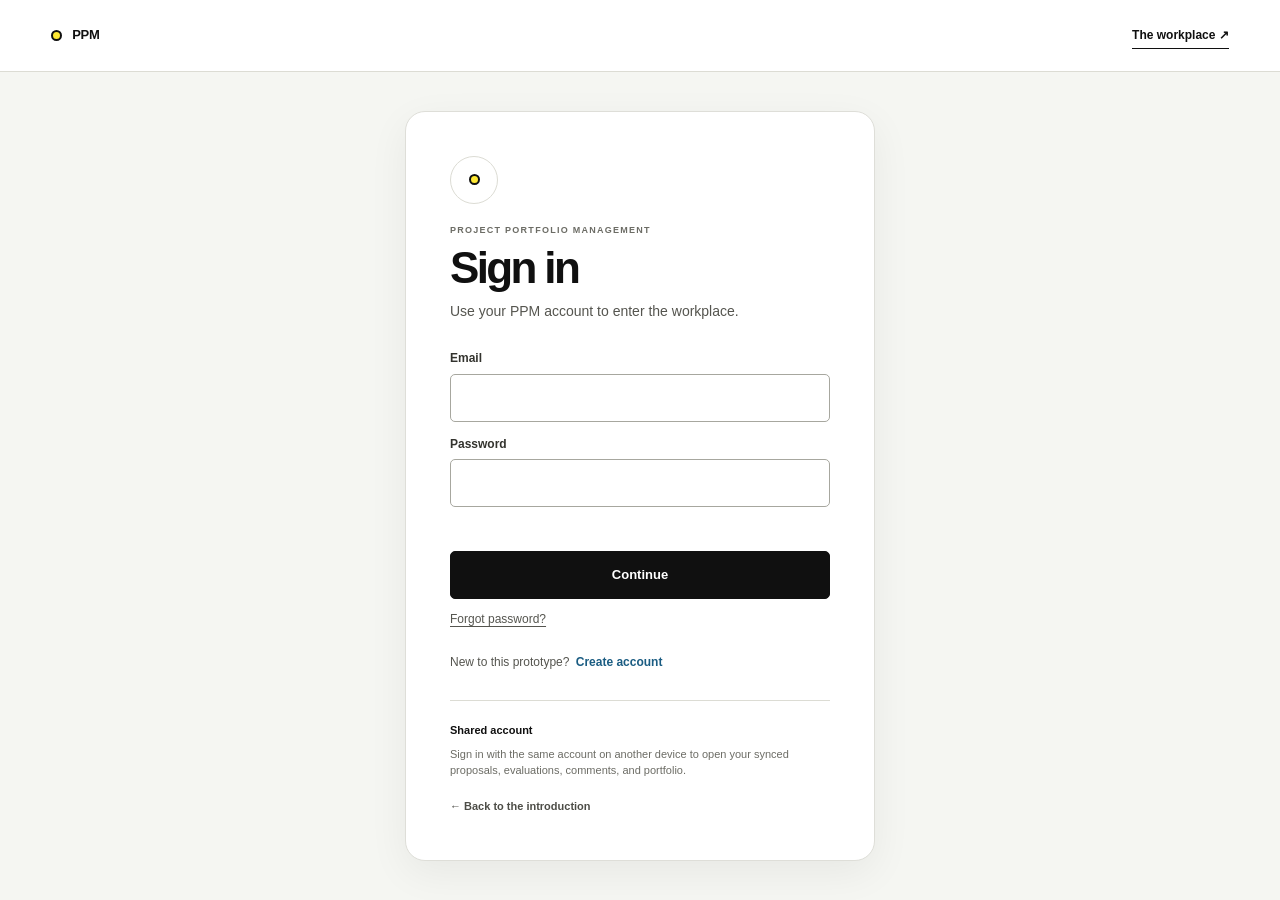
<file: account.html>
<!doctype html>
<html lang="en">
  <head>
    <meta charset="utf-8" />
    <meta name="viewport" content="width=device-width, initial-scale=1" />
    <meta name="theme-color" content="#f5f6f2" />
    <meta name="description" content="Manage your PPM account details." />
    <title>Your account · PPM</title>
    <link rel="icon" href="public/favicon.svg" />
    <link rel="stylesheet" href="app/globals.css?v=20261019-draggable-assistant-v1" />
  </head>
  <body class="account-settings-page">
    <header class="auth-page-header">
      <a class="wordmark" href="./index.html?v=20261012-demo-mvp-v1" aria-label="PPM home"><span class="wordmark-dot" aria-hidden="true"></span><span>PPM</span></a>
      <div class="account-header-actions">
        <a href="./workplace.html?v=20261012-demo-mvp-v1">The workplace <span aria-hidden="true">↗</span></a>
        <div class="auth-slot" id="auth-slot"></div>
      </div>
    </header>
    <main class="account-settings-main">
      <div class="account-settings-heading">
        <p class="section-kicker">Your PPM account</p>
        <h1>Account settings</h1>
        <p>Keep your profile and workspace role up to date.</p>
      </div>
      <section class="account-settings-card" aria-labelledby="profile-heading">
        <div class="account-profile-identity">
          <span class="profile-avatar profile-avatar-large account-settings-avatar" id="account-avatar" aria-hidden="true">PPM</span>
          <div><h2 id="profile-heading">Personal information</h2><p>Edit the details shown in your profile menu and workplace.</p></div>
        </div>
        <form id="account-profile-form" class="account-profile-form">
          <label class="auth-field">Full name
            <input id="account-display-name" name="name" autocomplete="name" required minlength="2" maxlength="80" />
          </label>
          <label class="auth-field">Email address
            <input id="account-email" name="email" type="email" autocomplete="email" required maxlength="254" />
          </label>
          <label class="auth-field">Workspace role
            <select id="account-role" name="role" required>
              <option>Portfolio Manager</option>
              <option>Project Proposer</option>
              <option>Reviewer</option>
            </select>
          </label>
          <p class="account-role-note">Your role determines which workspace screens appear in this prototype. It is a workflow setting, not a server security permission.</p>
          <p class="auth-message account-profile-message" id="account-message" role="status" aria-live="polite"></p>
          <div class="account-profile-actions">
            <a class="outline-button" href="./workplace.html?v=20261012-demo-mvp-v1">Cancel</a>
            <button type="submit" class="auth-submit" id="account-save">Save changes</button>
          </div>
        </form>
        <p class="account-storage-note" id="account-storage-note"></p>
      </section>
      <section class="account-danger-card" aria-labelledby="delete-account-heading">
        <div>
          <p class="section-kicker">Account removal</p>
          <h2 id="delete-account-heading">Delete account</h2>
        <p id="delete-account-description">This permanently removes your PPM sign-in, profile, and the workspace data synced to this account.</p>
        </div>
        <button class="account-delete-button" id="account-delete-open" type="button">Delete account</button>
      </section>
    </main>
    <dialog class="account-delete-dialog" id="account-delete-dialog" aria-labelledby="account-delete-title" aria-describedby="account-delete-copy">
      <form method="dialog" class="account-delete-dialog-card" id="account-delete-form">
        <button class="account-delete-close" type="button" id="account-delete-close" aria-label="Close">×</button>
        <p class="section-kicker">This cannot be undone</p>
        <h2 id="account-delete-title">Delete your account?</h2>
        <p id="account-delete-copy">Your sign-in, profile, and synced workspace data will be permanently removed from this account.</p>
        <label class="auth-field" for="account-delete-confirm">Type <strong>DELETE</strong> to confirm
          <input id="account-delete-confirm" autocomplete="off" spellcheck="false" />
        </label>
        <p class="auth-message account-delete-message" id="account-delete-message" role="status" aria-live="polite"></p>
        <div class="account-delete-actions">
          <button class="outline-button" type="button" id="account-delete-cancel">Keep account</button>
          <button class="account-delete-button" type="button" id="account-delete-submit" disabled>Delete account</button>
        </div>
      </form>
    </dialog>
    <script src="api-config.js?v=20261004-api-v1"></script>
    <script src="auth-ui.js?v=20261019-remove-assistance-panels-v1"></script>
  </body>
</html>
</file>
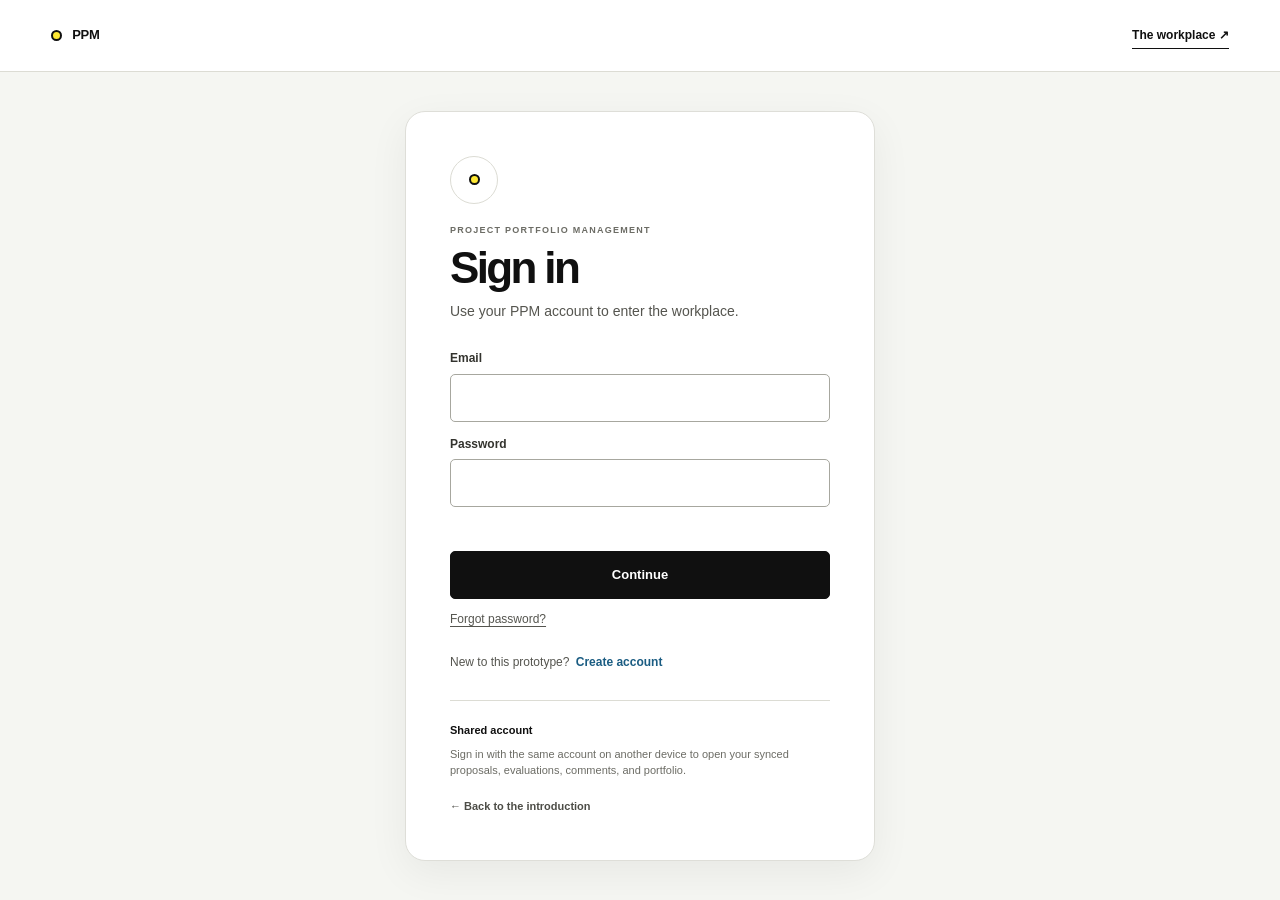
<file: login.html>
<!doctype html>
<html lang="en">
  <head>
    <meta charset="utf-8" />
    <meta name="viewport" content="width=device-width, initial-scale=1" />
    <meta name="theme-color" content="#f6f6f2" />
    <meta name="description" content="Sign in to the PPM project portfolio workspace." />
    <meta name="referrer" content="no-referrer" />
    <title>Sign in · PPM</title>
    <link rel="icon" href="public/favicon.svg" />
    <link rel="stylesheet" href="app/globals.css?v=20261019-draggable-assistant-v1" />
  </head>
  <body class="auth-page">
    <header class="auth-page-header">
      <a class="wordmark" href="./index.html?v=20261012-demo-mvp-v1" aria-label="PPM home"><span class="wordmark-dot" aria-hidden="true"></span><span>PPM</span></a>
      <a href="./workplace.html?v=20261012-demo-mvp-v1">The workplace <span aria-hidden="true">↗</span></a>
    </header>
    <main class="auth-page-main">
      <section class="auth-card" aria-labelledby="auth-title">
        <div class="auth-mark" aria-hidden="true"><span class="wordmark-dot"></span></div>
        <p class="section-kicker">Project Portfolio Management</p>
        <h1 id="auth-title">Sign in</h1>
        <p class="auth-subtitle" id="auth-subtitle">Use your PPM account to enter the workplace.</p>
        <form id="auth-form" novalidate>
          <label class="auth-field auth-signup-only" hidden>Full name<input id="auth-name" name="name" autocomplete="name" maxlength="60" /></label>
          <label class="auth-field" id="auth-email-field">Email<input id="auth-email" name="email" type="email" autocomplete="email" required /></label>
          <label class="auth-field" id="auth-password-field">Password<input id="auth-password" name="password" type="password" autocomplete="current-password" required minlength="8" /></label>
          <label class="auth-field" id="auth-password-confirm-field" hidden>Confirm new password<input id="auth-password-confirm" name="password-confirm" type="password" autocomplete="new-password" minlength="8" /></label>
          <label class="auth-field auth-signup-only" hidden>Workspace role
            <select id="auth-role" name="role">
              <option>Portfolio Manager</option>
              <option>Project Proposer</option>
              <option>Reviewer</option>
            </select>
          </label>
          <p class="auth-message" id="auth-message" role="alert"></p>
          <button type="submit" class="auth-submit" id="auth-submit">Continue</button>
        </form>
        <button class="auth-forgot-link" type="button" id="auth-forgot-password">Forgot password?</button>
        <a class="auth-back-link auth-reset-signin" id="auth-reset-signin" href="./login.html?v=20261012-demo-mvp-v1" hidden>← Back to sign in</a>
        <p class="auth-mode-switch"><span id="auth-switch-copy">New to this prototype?</span> <button type="button" id="auth-switch">Create account</button></p>
        <div class="auth-local-note" id="auth-storage-note"><strong>Shared account</strong><p>Sign in with the same account on another device to open your synced project workspace.</p></div>
        <a class="auth-back-link" href="./index.html?v=20261012-demo-mvp-v1">← Back to the introduction</a>
      </section>
    </main>
    <script src="api-config.js?v=20261004-api-v1"></script>
    <script src="auth-ui.js?v=20261019-remove-assistance-panels-v1"></script>
  </body>
</html>
</file>
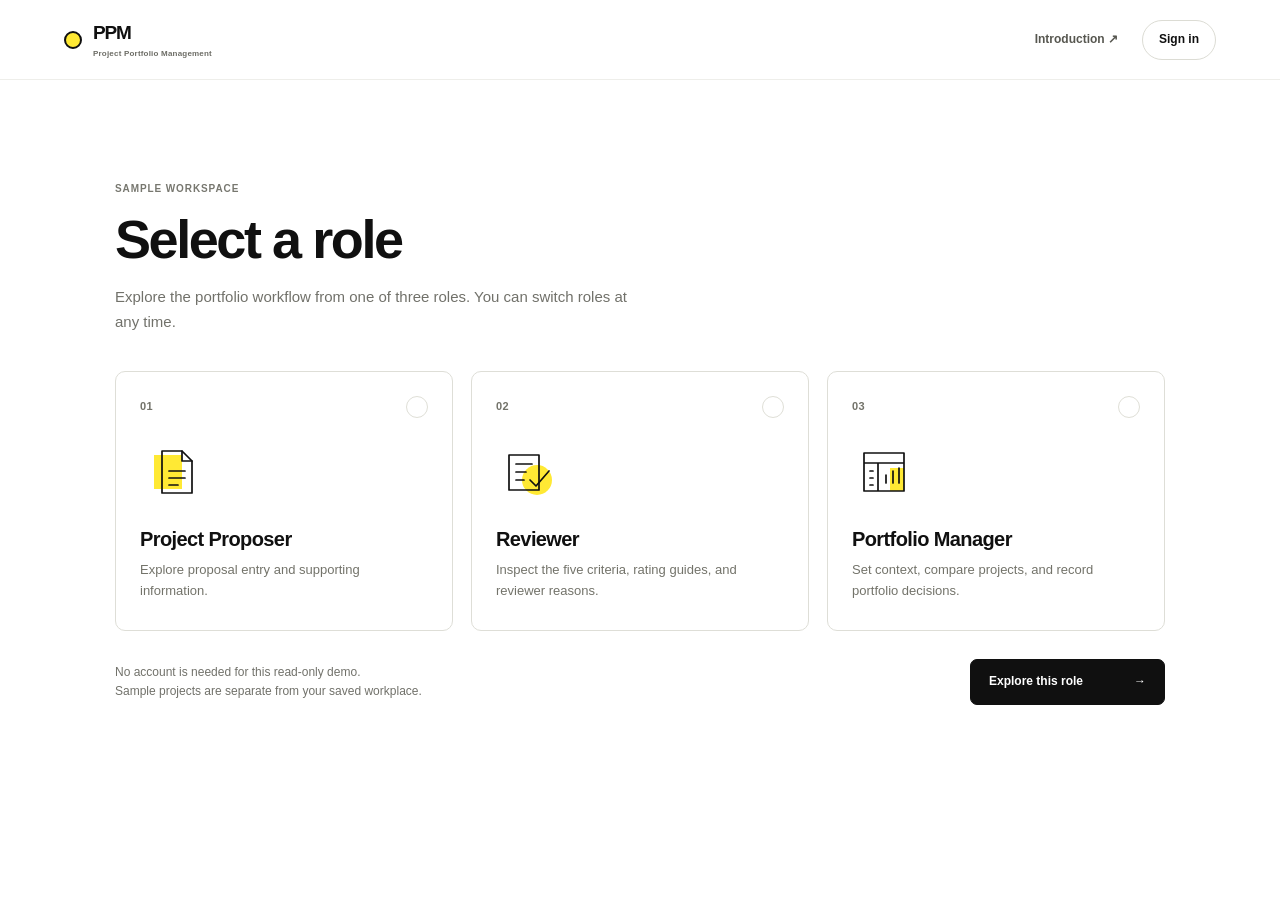
<file: role-select.html>
<!doctype html>
<html lang="en">
  <head>
    <meta charset="utf-8" />
    <meta name="viewport" content="width=device-width, initial-scale=1" />
    <meta name="theme-color" content="#ffffff" />
    <meta name="description" content="Explore the PPM sample workspace as a proposer, reviewer, or portfolio manager." />
    <title>Choose a role · PPM</title>
    <link rel="icon" href="public/favicon.svg" />
    <link rel="stylesheet" href="app/globals.css?v=20261019-draggable-assistant-v1" />
  </head>
  <body class="role-select-page">
    <header class="role-select-header">
      <a class="workspace-brand role-select-brand" href="./index.html?v=20261012-demo-mvp-v1" aria-label="PPM introduction">
        <span class="workspace-brand-mark" aria-hidden="true"></span>
        <span><strong>PPM</strong><small>Project Portfolio Management</small></span>
      </a>
      <div class="role-select-header-actions"><a class="role-select-back" href="./index.html?v=20261012-demo-mvp-v1">Introduction <span aria-hidden="true">↗</span></a><div class="auth-slot"></div></div>
    </header>
    <main class="role-select-main">
      <p class="section-kicker">Sample workspace</p>
      <h1>Select a role</h1>
      <p class="role-select-intro">Explore the portfolio workflow from one of three roles. You can switch roles at any time.</p>
      <form id="role-select-form" class="role-select-form">
        <fieldset class="role-option-fieldset">
          <legend>Choose your role</legend>
          <div class="role-option-grid">
            <label class="role-option">
              <input type="radio" name="role" value="Project Proposer" required />
              <span class="role-option-top"><span class="role-option-number">01</span><span class="role-option-check" aria-hidden="true">✓</span></span>
              <span class="role-option-icon" aria-hidden="true"><svg viewBox="0 0 64 64" fill="none"><path class="role-icon-accent" d="M14 15h28v34H14z"/><path d="M22 11h20l10 10v32H22z"/><path d="M42 11v10h10M29 31h16M29 38h16M29 45h9"/></svg></span>
              <span class="role-option-copy"><strong>Project Proposer</strong><small>Explore proposal entry and supporting information.</small></span>
            </label>
            <label class="role-option">
              <input type="radio" name="role" value="Reviewer" />
              <span class="role-option-top"><span class="role-option-number">02</span><span class="role-option-check" aria-hidden="true">✓</span></span>
              <span class="role-option-icon" aria-hidden="true"><svg viewBox="0 0 64 64" fill="none"><circle class="role-icon-accent" cx="41" cy="40" r="15"/><path d="M13 15h30v35H13zM20 24h16M20 32h10M20 40h8"/><path d="m34 40 6 6 13-15"/></svg></span>
              <span class="role-option-copy"><strong>Reviewer</strong><small>Inspect the five criteria, rating guides, and reviewer reasons.</small></span>
            </label>
            <label class="role-option">
              <input type="radio" name="role" value="Portfolio Manager" />
              <span class="role-option-top"><span class="role-option-number">03</span><span class="role-option-check" aria-hidden="true">✓</span></span>
              <span class="role-option-icon" aria-hidden="true"><svg viewBox="0 0 64 64" fill="none"><path class="role-icon-accent" d="M38 28h14v23H38z"/><path d="M12 13h40v38H12zM12 23h40M26 23v28M34 43v-8M41 43V31M47 43V28M18 31h3M18 38h3M18 45h3"/></svg></span>
              <span class="role-option-copy"><strong>Portfolio Manager</strong><small>Set context, compare projects, and record portfolio decisions.</small></span>
            </label>
          </div>
        </fieldset>
        <div class="role-select-actions">
          <p class="role-select-note">No account is needed for this read-only demo.<br />Sample projects are separate from your saved workplace.</p>
          <button class="role-select-submit" type="submit">Explore this role <span aria-hidden="true">→</span></button>
        </div>
        <p class="role-select-error" id="role-select-error" role="status" aria-live="polite"></p>
      </form>
    </main>
    <script src="api-config.js?v=20261004-api-v1"></script>
    <script src="auth-ui.js?v=20261019-remove-assistance-panels-v1"></script>
    <script src="role-select.js?v=20261012-demo-mvp-v1"></script>
  </body>
</html>
</file>
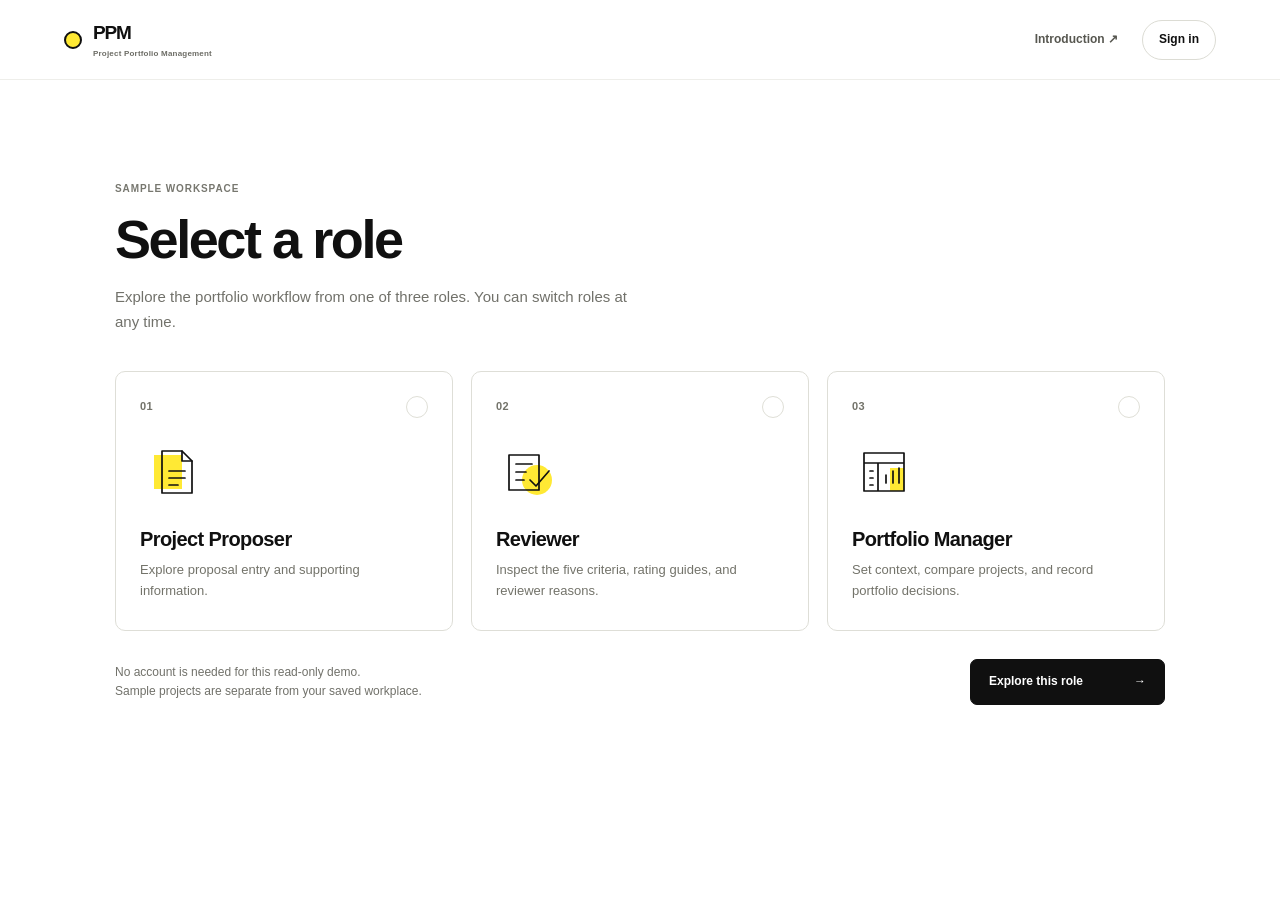
<file: workplace.html>
<!doctype html>
<html lang="en">
  <head>
    <meta charset="utf-8" />
    <meta name="viewport" content="width=device-width, initial-scale=1" />
    <meta name="theme-color" content="#ffffff" />
    <meta name="description" content="The Project Portfolio Management workspace." />
    <title>The workplace · PPM</title>
    <link rel="icon" href="public/favicon.svg" />
  <link rel="stylesheet" href="app/globals.css?v=20261023-help-labels-v1" />
  </head>
  <body class="workplace-page">
    <header class="workplace-topbar">
      <div class="workplace-top-actions">
        <div class="workspace-sync-status" id="workspace-sync-status" hidden role="status" aria-live="polite">
          <span id="workspace-sync-message"></span>
          <button type="button" id="workspace-sync-action" hidden>Retry</button>
        </div>
        <button class="workplace-demo-button" type="button" data-start-live-demo>Live demo <span aria-hidden="true">↗</span></button>
        <a class="workplace-intro-link" href="./index.html?v=20261012-demo-mvp-v1">Introduction</a>
        <div class="auth-slot" id="auth-slot"></div>
      </div>
    </header>
    <div class="workplace-loading" id="workplace-loading" role="status">Opening the workplace…</div>
    <aside id="guest-demo-banner" class="guest-demo-banner" hidden aria-label="Demo mode">
      <span class="guest-demo-mark"><i aria-hidden="true"></i> DEMO</span>
      <div class="guest-demo-copy"><strong>Sample workspace</strong><span>Example projects are read-only. Changes in this demo are not saved.</span></div>
    </aside>
    <main id="workplace-mount"></main>
    <div id="tour-layer" hidden aria-live="polite"></div>
    <script src="api-config.js?v=20261004-api-v1"></script>
    <script src="auth-ui.js?v=20261019-remove-assistance-panels-v1"></script>
    <script src="workspace-sync.js?v=20261012-demo-mvp-v1"></script>
    <script src="workplace-loader.js?v=20261022-remove-test-mvp-entry-v1"></script>
  </body>
</html>
</file>
<file: app/globals.css>
:root {
  --ink: #101010;
  --muted: #6c6c65;
  --line: #dcdcd4;
  --paper: #ffffff;
  --soft: #f4f4ef;
  --acid: #eaff35;
  --yellow: #ffe934;
  --yellow-strong: #e5c900;
  --warning: #ff6b35;
  --success: #1e7f58;
}

* { box-sizing: border-box; }

html { scroll-behavior: smooth; }

body {
  margin: 0;
  overflow-x: hidden;
  background: var(--paper);
  color: var(--ink);
  font-family: Arial, "Helvetica Neue", sans-serif;
  font-size: 16px;
  line-height: 1.4;
}

button, input, select, textarea { font: inherit; }

a { color: inherit; text-decoration: none; }

.site-header {
  position: fixed;
  inset: 0 0 auto;
  z-index: 50;
  display: grid;
  grid-template-columns: 1fr auto 1fr;
  align-items: center;
  height: 76px;
  border-bottom: 1px solid rgba(16,16,16,.12);
  padding: 0 clamp(22px, 4vw, 64px);
  background: rgba(255,255,255,.94);
}

.wordmark { display: inline-flex; align-items: center; gap: 10px; font-size: 13px; font-weight: 800; letter-spacing: -.02em; }
.wordmark-dot { width: 11px; height: 11px; border: 2px solid var(--ink); border-radius: 50%; background: var(--yellow); }
.site-header nav { display: flex; gap: 32px; color: #4f4f4a; font-size: 12px; font-weight: 700; }
.site-header nav a, .header-cta { transition: opacity 160ms ease; }
.site-header nav a:hover, .header-cta:hover { opacity: .55; }
.header-cta { justify-self: end; border-bottom: 1px solid var(--ink); padding: 5px 0; font-size: 12px; font-weight: 800; }
.header-cta span { margin-left: 8px; }

.hero {
  position: relative;
  display: grid;
  min-height: 100svh;
  grid-template-rows: auto 1fr auto;
  gap: 24px;
  padding: 116px clamp(22px, 4vw, 64px) 38px;
  isolation: isolate;
}

.hero::before {
  position: absolute;
  inset: 76px 0 auto;
  z-index: -3;
  height: 1px;
  background: linear-gradient(90deg, transparent, var(--line) 12%, var(--line) 88%, transparent);
  content: "";
}

.hero-meta { display: flex; justify-content: space-between; color: var(--muted); font-size: 10px; font-weight: 800; letter-spacing: .12em; }

.hero-stage {
  position: relative;
  display: grid;
  min-height: min(650px, 68vh);
  align-items: center;
  justify-items: center;
}

.hero-title {
  position: relative;
  z-index: -2;
  width: 100%;
  margin: 0;
  font-size: clamp(58px, 10vw, 150px);
  font-weight: 900;
  letter-spacing: -.095em;
  line-height: .72;
  text-align: center;
  text-transform: uppercase;
}

.hero-title span { display: block; }
.hero-title span:nth-child(2) { padding-right: .14em; }

.folder-scene {
  position: absolute;
  left: 50%;
  top: 52%;
  z-index: 1;
  width: min(62vw, 900px);
  aspect-ratio: 1720 / 914;
  transform: translate(-50%, -50%);
  perspective: 1100px;
  contain: layout paint;
}

.folder-visual {
  position: absolute;
  inset: 0;
  z-index: 1;
  width: 100%;
  height: 100%;
  object-fit: contain;
  opacity: .72;
}

.hero-bottom { display: grid; grid-template-columns: minmax(240px, 450px) 1fr; align-items: end; gap: 30px; }
.hero-bottom p { margin: 0; font-size: clamp(15px, 1.35vw, 20px); letter-spacing: -.025em; }
.circle-link { display: grid; width: 56px; height: 56px; justify-self: end; place-items: center; border: 1px solid var(--ink); border-radius: 50%; font-size: 22px; transition: background 180ms ease, transform 180ms ease; }
.circle-link:hover { background: var(--acid); transform: translateY(4px); }

.preview-next { min-height: 72vh; border-top: 1px solid var(--line); padding: clamp(70px, 9vw, 150px) clamp(22px, 8vw, 130px); }
.section-kicker { margin: 0 0 40px; color: var(--muted); font-size: 11px; font-weight: 800; letter-spacing: .12em; text-transform: uppercase; }
.preview-next h2 { max-width: 1100px; margin: 0; font-size: clamp(54px, 8.2vw, 126px); letter-spacing: -.07em; line-height: .9; }

@media (max-width: 800px) {
  .site-header { grid-template-columns: 1fr auto; height: 64px; padding-inline: 18px; }
  .site-header nav { display: none; }
  .hero { min-height: 860px; padding: 94px 18px 30px; }
  .hero-stage { min-height: 570px; }
  .hero-title { font-size: clamp(52px, 14vw, 92px); line-height: .78; }
  .folder-scene { top: 52%; width: min(87vw, 610px); }
  .hero-bottom { grid-template-columns: 1fr auto; }
  .hero-meta span:last-child { display: none; }
}

@media (prefers-reduced-motion: no-preference) {
  .glass-folder--front { animation: float-front 7s ease-in-out infinite; }
  .glass-folder--back { animation: float-back 8s ease-in-out infinite; }
  @keyframes float-front { 0%,100% { transform: rotateX(-2deg) rotateY(5deg) rotateZ(-5deg) translate(-4%, 5%); } 50% { transform: rotateX(-1deg) rotateY(3deg) rotateZ(-3.8deg) translate(-3%, 2%); } }
  @keyframes float-back { 0%,100% { transform: rotateX(6deg) rotateY(-7deg) rotateZ(9deg) translate(9%, -11%); } 50% { transform: rotateX(4deg) rotateY(-5deg) rotateZ(7deg) translate(7%, -8%); } }
}

[hidden] { display: none !important; }

.reveal { opacity: 1; }
body.js-ready .reveal {
  opacity: 0;
  transform: translateY(24px);
  transition: opacity 300ms cubic-bezier(.22, 1, .36, 1), transform 300ms cubic-bezier(.22, 1, .36, 1);
}
body.js-ready .reveal.is-visible { opacity: 1; transform: translateY(0); }
body.js-ready .reveal--hero { transition-delay: 90ms; }
body.js-ready .reveal--copy { transition-delay: 180ms; }
body.js-ready .reveal--folder { transform: translate(-50%, calc(-50% + 64px)); transition-delay: 180ms; }
body.js-ready .reveal--folder.is-visible { transform: translate(-50%, -50%); }
body.js-ready .reveal-group .reveal {
  transform: translateY(46px);
  transition-duration: 500ms;
}
body.js-ready .reveal-group.is-visible .reveal { transform: translateY(0); }
body.js-ready .reveal-group.is-visible .reveal { transition-delay: 0ms; }

@media (prefers-reduced-motion: reduce) {
  body.js-ready .reveal,
  body.js-ready .reveal--folder {
    opacity: 1;
    transform: none;
    transition: none;
  }
}

.sr-only {
  position: absolute;
  width: 1px;
  height: 1px;
  overflow: hidden;
  clip: rect(0, 0, 0, 0);
  white-space: nowrap;
  clip-path: inset(50%);
}

.story-section,
.workspace-section,
.scope-section {
  border-top: 1px solid var(--line);
  padding: clamp(82px, 10vw, 160px) clamp(22px, 6.8vw, 110px);
}

.story-intro { display: grid; grid-template-columns: 1fr 4fr; gap: 34px; }
.section-kicker { margin: 0; color: var(--muted); font-size: 10px; font-weight: 800; letter-spacing: .14em; text-transform: uppercase; }
.story-intro h2,
.workspace-heading h2,
.scope-title-row h2 {
  margin: 0;
  font-size: clamp(52px, 7.5vw, 116px);
  font-weight: 800;
  letter-spacing: -.075em;
  line-height: .88;
}
.story-copy { grid-column: 2; max-width: 650px; margin: 32px 0 0; color: #55554f; font-size: clamp(17px, 1.6vw, 23px); letter-spacing: -.025em; }

.principle-grid { display: grid; grid-template-columns: 1.35fr .8fr; gap: 12px; margin-top: clamp(70px, 9vw, 130px); }
.principle-card { position: relative; min-height: 440px; overflow: hidden; border: 1px solid var(--line); background: var(--soft); padding: clamp(25px, 3vw, 46px); }
.principle-card--wide { grid-row: span 2; min-height: 892px; justify-content: flex-end; background: #eeeee8; }
.principle-card--acid { background: var(--acid); }
.principle-card--dark { background: var(--ink); color: white; }
.principle-card, .principle-card > div:not(.orbit-mark) { display: flex; flex-direction: column; }
.principle-card > div:not(.orbit-mark) { position: relative; z-index: 2; margin-top: auto; }
.principle-card p { margin: 0 0 10px; font-size: 11px; font-weight: 800; letter-spacing: .12em; text-transform: uppercase; }
.principle-card h3 { max-width: 620px; margin: 0; font-size: clamp(32px, 4.3vw, 68px); letter-spacing: -.06em; line-height: .93; }
.principle-card--acid h3 { max-width: 310px; }
.principle-card--dark h3 { max-width: 520px; font-size: clamp(30px, 3.5vw, 54px); }
.card-index { position: absolute; right: 30px; top: 26px; z-index: 3; font-size: 11px; font-weight: 800; }
.principle-card small { display: block; max-width: 290px; margin-top: 22px; font-size: 13px; font-weight: 650; line-height: 1.35; }

.orbit-mark { position: absolute; left: 50%; top: 41%; width: min(70%, 600px); aspect-ratio: 1; transform: translate(-50%, -50%); }
.orbit-mark::before { position: absolute; inset: 19%; border-radius: 50%; background: var(--yellow); box-shadow: 0 0 80px rgba(255,233,52,.38); content: ""; }
.orbit-mark::after { position: absolute; inset: 30%; display: grid; place-items: center; border: 1px solid rgba(16,16,16,.8); border-radius: 50%; content: "PPM"; font-size: clamp(34px, 5vw, 74px); font-weight: 900; letter-spacing: -.08em; }
.orbit-mark i { position: absolute; inset: 8%; border: 1px solid rgba(16,16,16,.28); border-radius: 50%; transform: rotate(18deg) scaleY(.44); }
.orbit-mark i:nth-child(2) { transform: rotate(78deg) scaleY(.44); }
.orbit-mark i:nth-child(3) { transform: rotate(138deg) scaleY(.44); }

.workspace-section { background: #f1f1ec; }
.workspace-heading { display: grid; grid-template-columns: 1fr 4fr; gap: 34px; }
.workspace-heading > div > p { max-width: 720px; margin: 34px 0 0; color: #55554f; font-size: clamp(16px, 1.4vw, 21px); }
.review-app { margin-top: clamp(64px, 8vw, 116px); border: 1px solid var(--ink); background: white; box-shadow: 10px 10px 0 var(--yellow); }

.search-row { border-bottom: 1px solid var(--ink); padding: 20px; }
.search-box { display: grid; grid-template-columns: auto 1fr auto; align-items: center; gap: 14px; min-height: 70px; border: 1px solid var(--ink); padding: 0 22px; }
.search-box > span { font-size: 29px; line-height: 1; transform: rotate(-18deg); }
.search-box input { width: 100%; border: 0; outline: 0; background: transparent; color: var(--ink); font-size: clamp(17px, 1.6vw, 23px); letter-spacing: -.025em; }
.search-box input::placeholder { color: #898983; }
.search-box kbd { border: 1px solid var(--line); border-radius: 4px; background: var(--soft); padding: 5px 8px; color: var(--muted); font-size: 10px; font-family: inherit; }
.filter-row { display: flex; flex-wrap: wrap; gap: 8px; margin-top: 14px; }
.filter-chip { min-height: 42px; border: 1px solid var(--line); border-radius: 999px; background: white; padding: 0 18px; color: #53534e; cursor: pointer; font-size: 12px; font-weight: 800; transition: border-color 150ms ease, background 150ms ease; }
.filter-chip:hover { border-color: var(--ink); }
.filter-chip.is-active { border-color: var(--ink); background: var(--ink); color: white; }

.review-layout { display: grid; grid-template-columns: minmax(0, 1.02fr) minmax(380px, .98fr); min-height: 780px; }
.results-panel { border-right: 1px solid var(--ink); }
.panel-bar { display: flex; min-height: 58px; align-items: center; justify-content: space-between; border-bottom: 1px solid var(--line); padding: 0 20px; }
.panel-bar p { margin: 0; color: var(--muted); font-size: 12px; }
.panel-bar strong { color: var(--ink); }
.panel-bar select { border: 0; background: transparent; color: var(--ink); outline: 0; font-size: 11px; font-weight: 800; }
.proposal-list { display: flex; flex-direction: column; }
.proposal-card { position: relative; display: grid; grid-template-columns: 1fr auto; border-bottom: 1px solid var(--line); background: white; transition: background 150ms ease; }
.proposal-card:hover, .proposal-card.is-selected { background: #f7f7f1; }
.proposal-card.is-selected::before { position: absolute; inset: 0 auto 0 0; width: 6px; background: var(--yellow); content: ""; }
.proposal-select { display: block; width: 100%; border: 0; background: transparent; padding: 27px 18px 24px 25px; text-align: left; cursor: pointer; }
.proposal-topline { display: flex; align-items: center; justify-content: space-between; gap: 16px; }
.proposal-kind { color: var(--muted); font-size: 9px; font-weight: 800; letter-spacing: .11em; text-transform: uppercase; }
.signal-pill { display: inline-flex; align-items: center; gap: 6px; border: 1px solid currentColor; border-radius: 999px; padding: 5px 8px; font-size: 9px; font-weight: 800; letter-spacing: .04em; text-transform: uppercase; }
.signal-pill::before { width: 6px; height: 6px; border-radius: 50%; background: currentColor; content: ""; }
.signal-pill--missing { color: #9c3f1e; }
.signal-pill--manual { color: #695a00; }
.signal-pill--ready { color: var(--success); }
.proposal-select h3 { margin: 18px 0 7px; font-size: clamp(19px, 1.7vw, 25px); letter-spacing: -.045em; line-height: 1.02; }
.proposal-select > p { margin: 0; color: #676761; font-size: 12px; }
.proposal-meta { display: flex; flex-wrap: wrap; gap: 8px 18px; margin-top: 23px; color: #444440; font-size: 10px; font-weight: 700; }
.compare-toggle { display: flex; align-items: center; border-left: 1px solid var(--line); padding: 0 17px; color: var(--muted); cursor: pointer; font-size: 9px; font-weight: 800; letter-spacing: .08em; text-transform: uppercase; writing-mode: vertical-rl; }
.compare-toggle input { width: 16px; height: 16px; margin: 0 0 9px; accent-color: var(--ink); transform: translateY(7px); }
.empty-state { padding: 70px 25px; text-align: center; }
.empty-state p { margin: 8px 0 0; color: var(--muted); font-size: 13px; }

.detail-panel { position: sticky; top: 76px; align-self: start; min-height: 780px; background: #fafaf6; padding: clamp(27px, 3vw, 44px); }
.detail-empty { display: grid; min-height: 690px; place-items: center; color: var(--muted); text-align: center; }
.detail-topline { display: flex; align-items: center; justify-content: space-between; gap: 18px; }
.detail-topline > span:first-child { color: var(--muted); font-size: 9px; font-weight: 800; letter-spacing: .12em; text-transform: uppercase; }
.detail-panel h3 { margin: 28px 0 12px; font-size: clamp(35px, 3.5vw, 56px); letter-spacing: -.065em; line-height: .94; }
.detail-owner { margin: 0; color: var(--muted); font-size: 12px; }
.detail-summary { margin: 32px 0; font-size: clamp(15px, 1.35vw, 19px); letter-spacing: -.02em; }
.route-card { display: grid; grid-template-columns: 1fr auto; gap: 20px; align-items: end; border: 1px solid var(--ink); background: var(--yellow); padding: 20px; }
.route-card p { margin: 0 0 7px; font-size: 9px; font-weight: 800; letter-spacing: .12em; text-transform: uppercase; }
.route-card strong { font-size: clamp(19px, 2vw, 28px); letter-spacing: -.045em; }
.route-card small { max-width: 140px; color: #5f5500; text-align: right; font-size: 9px; }
.detail-section { margin-top: 29px; border-top: 1px solid var(--line); padding-top: 22px; }
.detail-section h4 { margin: 0 0 14px; font-size: 10px; letter-spacing: .1em; text-transform: uppercase; }
.detail-list { display: grid; gap: 9px; margin: 0; padding: 0; list-style: none; }
.detail-list li { display: grid; grid-template-columns: 18px 1fr; align-items: start; gap: 9px; color: #4e4e49; font-size: 12px; }
.detail-list li span { display: grid; width: 17px; height: 17px; place-items: center; border: 1px solid var(--ink); border-radius: 50%; color: var(--ink); font-size: 9px; }
.detail-list--missing li { color: #853417; }
.detail-list--missing li span { border-color: #a84725; color: #a84725; }
.detail-actions { display: flex; gap: 9px; margin-top: 33px; }
.solid-button, .outline-button, .text-button, .icon-button { border: 0; cursor: pointer; font-weight: 800; }
.solid-button, .outline-button { min-height: 48px; padding: 0 19px; font-size: 11px; }
.solid-button { background: var(--ink); color: white; }
.solid-button:hover { background: #34342f; }
.outline-button { border: 1px solid var(--ink); background: transparent; color: var(--ink); }
.outline-button:hover { background: var(--yellow); }
.text-button { background: transparent; color: inherit; font-size: 11px; text-decoration: underline; }

.scope-section { background: white; }
.scope-title-row { display: grid; grid-template-columns: 1fr 4fr; gap: 34px; }
.scope-grid { display: grid; grid-template-columns: 1fr 1fr; gap: 12px; margin-top: clamp(70px, 9vw, 125px); }
.scope-card { min-height: 500px; border: 1px solid var(--ink); padding: clamp(28px, 4vw, 58px); }
.scope-card--in { background: var(--yellow); }
.scope-card--out { background: var(--ink); color: white; }
.scope-card > span { display: grid; width: 54px; height: 54px; place-items: center; border: 1px solid currentColor; border-radius: 50%; font-size: 11px; font-weight: 900; }
.scope-card h3 { max-width: 460px; margin: 58px 0 34px; font-size: clamp(30px, 3.8vw, 58px); letter-spacing: -.06em; line-height: .95; }
.scope-card ul { display: grid; gap: 0; margin: 0; padding: 0; list-style: none; }
.scope-card li { position: relative; border-top: 1px solid currentColor; padding: 15px 0 15px 23px; font-size: 13px; }
.scope-card li::before { position: absolute; left: 0; content: "↳"; }
.site-footer { display: grid; min-height: 560px; grid-template-columns: 1fr auto; align-items: end; border-top: 1px solid #3c3c38; background: var(--ink); padding: clamp(50px, 7vw, 110px); color: white; }
.site-footer p { margin: 0 0 28px; color: #aaa9a1; font-size: 11px; font-weight: 800; letter-spacing: .12em; }
.site-footer h2 { max-width: 930px; margin: 0; font-size: clamp(52px, 8vw, 124px); letter-spacing: -.075em; line-height: .84; }
.footer-meta { display: flex; flex-direction: column; gap: 9px; color: #aaa9a1; font-size: 10px; text-align: right; }

.compare-bar { position: fixed; left: 50%; bottom: 22px; z-index: 80; display: flex; width: min(680px, calc(100% - 32px)); align-items: center; justify-content: space-between; border: 1px solid var(--ink); background: var(--yellow); padding: 12px 14px 12px 22px; box-shadow: 7px 7px 0 rgba(16,16,16,.18); transform: translateX(-50%); }
.compare-bar > div { display: flex; align-items: center; gap: 12px; }
.compare-bar strong { font-size: 24px; }
.compare-bar span { font-size: 11px; font-weight: 800; }

.modal { width: min(1060px, calc(100% - 34px)); max-height: 88vh; overflow: auto; border: 1px solid var(--ink); background: white; padding: 0; box-shadow: 14px 14px 0 rgba(234,255,53,.92); }
.modal::backdrop { background: rgba(16,16,16,.58); backdrop-filter: blur(7px); }
.modal-header { position: sticky; top: 0; z-index: 2; display: flex; align-items: center; justify-content: space-between; border-bottom: 1px solid var(--ink); background: rgba(255,255,255,.96); padding: 24px 28px; }
.modal-header .section-kicker { margin-bottom: 8px; }
.modal-header h2 { margin: 0; font-size: clamp(28px, 4vw, 50px); letter-spacing: -.055em; }
.icon-button { display: grid; width: 46px; height: 46px; place-items: center; border: 1px solid var(--ink); border-radius: 50%; background: white; font-size: 26px; font-weight: 400; }
.compare-grid { display: grid; gap: 1px; background: var(--line); grid-template-columns: repeat(var(--compare-columns, 2), minmax(0, 1fr)); }
.compare-column { min-height: 420px; background: white; padding: 30px; }
.compare-column .signal-pill { margin-bottom: 28px; }
.compare-column h3 { margin: 0 0 12px; font-size: clamp(23px, 3vw, 38px); letter-spacing: -.055em; line-height: .95; }
.compare-column > p { color: var(--muted); font-size: 12px; }
.compare-fact { border-top: 1px solid var(--line); padding: 15px 0; }
.compare-fact span { display: block; margin-bottom: 5px; color: var(--muted); font-size: 9px; font-weight: 800; letter-spacing: .08em; text-transform: uppercase; }
.compare-fact strong { font-size: 13px; }
.review-dialog { width: min(960px, calc(100% - 34px)); }
.review-form { padding: 30px; }
.evaluation-score-help { margin: 0 0 14px auto; }
.evaluation-locked-note { border-left: 3px solid var(--yellow); margin: 15px 0 0; padding: 9px 12px; color: #4d4d47; font-size: 10px; line-height: 1.45; }
.review-rating-card:has(input:disabled) { cursor: default; }
.review-rating-card:has(input:disabled):hover { transform: none; }
.review-rating-card input:disabled { cursor: default; }
.review-form > label { display: grid; gap: 9px; margin-top: 26px; font-size: 11px; font-weight: 800; }
.review-form textarea { width: 100%; resize: vertical; border: 1px solid var(--ink); background: #fafaf6; padding: 16px; outline: 0; font-weight: 400; }
.review-form textarea:focus { border-color: var(--ink); box-shadow: inset 0 0 0 2px var(--yellow); }
.review-form .solid-button { margin-top: 16px; }
.evaluation-comments { border-top: 1px solid var(--line); margin-top: 28px; padding-top: 20px; }
.evaluation-comments > header { display: flex; align-items: center; justify-content: space-between; gap: 16px; margin-bottom: 12px; }
.evaluation-comments > header .section-kicker { margin: 0 0 5px; }
.evaluation-comments > header h3 { margin: 0; font-size: 20px; letter-spacing: -.04em; }
.evaluation-comments > header .context-help { margin: 0; }
.evaluation-comment-list { display: grid; gap: 8px; margin-bottom: 16px; }
.evaluation-comment { border: 1px solid var(--line); background: #fafaf6; padding: 12px 14px; }
.evaluation-comment header { display: flex; align-items: baseline; justify-content: space-between; gap: 12px; }
.evaluation-comment header strong { font-size: 11px; }
.evaluation-comment time { color: var(--muted); font-size: 9px; }
.evaluation-comment p { margin: 7px 0 0; color: #4d4d47; font-size: 11px; line-height: 1.5; white-space: pre-wrap; overflow-wrap: anywhere; }
.evaluation-comments-empty { margin: 0; border: 1px solid var(--line); padding: 12px; color: var(--muted); font-size: 10px; }
.evaluation-comments > label { display: grid; gap: 8px; font-size: 10px; font-weight: 800; }
.evaluation-comment-actions { display: flex; align-items: center; flex-wrap: wrap; gap: 12px; margin-top: 10px; }
.evaluation-comment-actions .save-message { margin: 0; }
.save-message { min-height: 20px; margin: 12px 0 0; color: var(--success); font-size: 11px; font-weight: 800; }

@media (max-width: 980px) {
  .story-intro, .workspace-heading, .scope-title-row { grid-template-columns: 1fr; }
  .story-copy { grid-column: 1; }
  .principle-grid { grid-template-columns: 1fr; }
  .principle-card--wide { min-height: 700px; }
  .review-layout { grid-template-columns: 1fr; }
  .results-panel { border-right: 0; }
  .detail-panel { position: relative; top: auto; border-top: 1px solid var(--ink); }
  .site-footer { grid-template-columns: 1fr; gap: 70px; }
  .footer-meta { text-align: left; }
}

@media (max-width: 700px) {
  .story-section, .workspace-section, .scope-section { padding-inline: 18px; }
  .principle-card { min-height: 400px; }
  .principle-card--wide { min-height: 570px; }
  .review-app { box-shadow: 6px 6px 0 var(--yellow); }
  .search-row { padding: 10px; }
  .search-box { min-height: 60px; padding-inline: 14px; }
  .search-box kbd { display: none; }
  .filter-row { flex-wrap: nowrap; overflow-x: auto; padding-bottom: 2px; }
  .filter-chip { white-space: nowrap; }
  .review-layout { min-height: 0; }
  .detail-panel { min-height: 0; padding: 24px 18px; }
  .detail-empty { min-height: 220px; }
  .scope-grid { grid-template-columns: 1fr; }
  .scope-card { min-height: 440px; }
  .site-footer { min-height: 500px; padding: 60px 18px; }
  .compare-bar { align-items: flex-start; gap: 10px; }
  .compare-bar > div:last-child { justify-content: flex-end; }
  .compare-grid { grid-template-columns: 1fr; }
  .modal-header { padding: 20px; }
  .review-form { padding: 20px; }
}

/* Integrated PPM decision-support workspace */
.workflow-strip {
  display: grid;
  grid-template-columns: repeat(6, minmax(155px, 1fr));
  overflow-x: auto;
  overscroll-behavior-inline: contain;
  border-bottom: 1px solid var(--ink);
  background: #fafaf6;
}
.workflow-strip span { position: relative; display: flex; min-height: 64px; align-items: center; gap: 9px; border-right: 1px solid var(--line); padding: 12px 14px; color: var(--muted); font-size: 10px; font-weight: 800; white-space: nowrap; }
.workflow-strip span:last-child { border-right: 0; }
.workflow-strip b { display: grid; width: 25px; height: 25px; place-items: center; border: 1px solid currentColor; border-radius: 50%; }
.workflow-strip .is-current { background: var(--yellow); color: var(--ink); }

.portfolio-summary { display: grid; grid-template-columns: repeat(4, 1fr); border-bottom: 1px solid var(--ink); }
.portfolio-summary article { display: grid; min-height: 132px; align-content: center; border-right: 1px solid var(--line); padding: 22px; }
.portfolio-summary article:last-child { border-right: 0; }
.portfolio-summary span { color: var(--muted); font-size: 9px; font-weight: 800; letter-spacing: .1em; text-transform: uppercase; }
.portfolio-summary strong { margin-top: 5px; font-size: clamp(30px, 3vw, 46px); letter-spacing: -.06em; }
.portfolio-summary small { color: var(--muted); font-size: 10px; }

.portfolio-controls { display: grid; grid-template-columns: minmax(260px, 2fr) repeat(5, minmax(125px, 1fr)); gap: 8px; border-bottom: 1px solid var(--ink); padding: 14px; }
.portfolio-controls-help { display: flex; grid-column: 1 / -1; align-items: center; gap: 7px; color: var(--muted); font-size: 8px; font-weight: 850; letter-spacing: .07em; text-transform: uppercase; }
.portfolio-controls > label:not(.search-box) { display: grid; gap: 5px; color: var(--muted); font-size: 8px; font-weight: 800; letter-spacing: .08em; text-transform: uppercase; }
.portfolio-controls select { width: 100%; min-height: 42px; border: 1px solid var(--line); background: white; padding: 0 10px; color: var(--ink); font-size: 10px; font-weight: 750; text-transform: none; }
.search-box--compact { min-height: 58px; padding: 0 14px; }
.search-box--compact input { font-size: 14px; }
.search-box--compact > span { font-size: 21px; }

.portfolio-layout { display: grid; grid-template-columns: minmax(0, 1fr) 330px; border-bottom: 1px solid var(--ink); }
.score-cell { display: inline-grid; min-width: 36px; height: 31px; place-items: center; border-radius: 4px; font-size: 11px; font-weight: 900; }
.score-high { background: #d9f5df; color: #176c36; }
.score-medium { background: #fff0bc; color: #775b00; }
.score-low { background: #ffdede; color: #a22b2b; }
.status-pill { display: inline-flex; min-height: 27px; align-items: center; justify-content: center; border-radius: 999px; padding: 4px 10px; background: #e4efff; color: #155aa4; font-size: 8px; font-weight: 850; white-space: nowrap; }
.status-under-review, .status-deferred { background: #fff0bc; color: #775b00; }
.status-approved { background: #d9f5df; color: #176c36; }
.status-rejected { background: #ffdede; color: #a22b2b; }

.scenario-panel { background: #f9f9f5; padding: 22px; }
.scenario-heading { display: block; }
.scenario-heading .section-kicker { margin-bottom: 6px; }
.scenario-heading h3 { margin: 0; font-size: 28px; letter-spacing: -.055em; }
.scenario-selection { display: grid; gap: 7px; margin-top: 18px; }
.scenario-selection > p { border: 1px dashed #aaa; margin: 0; padding: 25px 14px; color: var(--muted); font-size: 10px; text-align: center; }
.scenario-selection button { display: grid; grid-template-columns: 1fr auto; align-items: center; border: 1px solid var(--line); background: white; padding: 10px 30px 10px 11px; position: relative; text-align: left; cursor: pointer; }
.scenario-selection button span { font-size: 10px; font-weight: 850; }
.scenario-selection button strong { color: var(--muted); font-size: 8px; }
.scenario-selection button i { position: absolute; right: 9px; font-style: normal; font-size: 17px; }
.scenario-totals { display: grid; grid-template-columns: 1fr 1fr; gap: 8px; margin-top: 17px; }
.scenario-totals article { display: grid; border: 1px solid var(--line); background: white; padding: 12px; }
.scenario-totals span { color: var(--muted); font-size: 8px; text-transform: uppercase; }
.scenario-totals strong { margin: 3px 0; font-size: 22px; letter-spacing: -.05em; }
.scenario-totals small { font-size: 8px; }
.check-ok { color: var(--success); }
.check-warning { color: #a22b2b; }
.constraint-result { display: grid; gap: 3px; margin-top: 10px; border: 1px solid var(--line); background: white; padding: 14px; color: var(--muted); font-size: 9px; }
.constraint-result.is-feasible { border-color: #6cc991; background: #eaf9ef; color: #176c36; }
.constraint-result.is-warning { border-color: #ef9999; background: #fff0f0; color: #a22b2b; }
.constraint-result strong { font-size: 11px; }
.scenario-actions { display: grid; gap: 8px; margin-top: 14px; }
.scenario-actions .solid-button { width: 100%; }
.scenario-actions .solid-button:disabled { cursor: not-allowed; opacity: .35; }
.scenario-actions > div { display: grid; grid-template-columns: 1fr 1fr; gap: 7px; }
.scenario-actions .outline-button { padding: 0 9px; }
.saved-scenarios { margin-top: 18px; }
.saved-scenarios h4 { margin: 0 0 8px; font-size: 9px; text-transform: uppercase; }
.saved-scenarios > button { display: grid; width: 100%; grid-template-columns: 1fr auto; border: 1px solid var(--line); background: white; padding: 10px; text-align: left; cursor: pointer; }
.saved-scenarios > button + button { border-top: 0; }
.saved-scenarios span { font-size: 10px; font-weight: 850; }
.saved-scenarios small { grid-row: 2; color: var(--muted); font-size: 8px; }
.saved-scenarios strong { grid-row: span 2; align-self: center; color: var(--success); font-size: 8px; }

.manager-view.is-detail-open > :not(.project-insight) { display: none; }
.project-insight { background: white; padding: clamp(24px, 3vw, 42px); }
.project-detail-back { min-height: 42px; margin-bottom: 28px; border: 1px solid var(--ink); background: white; padding: 0 15px; color: var(--ink); cursor: pointer; font-size: 11px; font-weight: 850; }
.project-detail-back:hover, .project-detail-back:focus-visible { background: var(--yellow); }
.insight-header { display: flex; align-items: flex-start; justify-content: space-between; gap: 24px; }
.insight-header .section-kicker { margin-bottom: 8px; }
.insight-header h3 { margin: 0; font-size: clamp(30px, 3.2vw, 48px); letter-spacing: -.06em; line-height: .95; }
.insight-header p:last-child { color: var(--muted); font-size: 10px; }
.insight-header > div:last-child { display: flex; align-items: center; gap: 8px; }
.insight-grid { display: grid; grid-template-columns: minmax(310px, .9fr) minmax(230px, .62fr) minmax(260px, .75fr); gap: 10px; margin-top: 28px; }
.single-radar, .criteria-panel, .rationale-panel { min-height: 380px; border: 1px solid var(--line); background: #fafaf6; padding: 20px; }
.single-radar { display: grid; place-items: center; }
.single-radar svg, .radar-stage svg { width: 100%; max-height: 410px; }
.single-radar text, .radar-stage text { fill: #4d4d49; font-size: 13px; font-family: Arial, sans-serif; }
.criteria-panel h4 { margin: 0 0 15px; font-size: 11px; text-transform: uppercase; }
.criterion-row { display: flex; width: 100%; min-height: 56px; align-items: center; justify-content: space-between; border: 0; border-bottom: 1px solid var(--line); background: transparent; padding: 0 7px; text-align: left; cursor: pointer; }
.criterion-row:hover, .criterion-row.is-active { background: white; }
.criterion-row span { font-size: 10px; font-weight: 800; }
.criterion-row strong { min-width: 46px; border-radius: 4px; padding: 6px; text-align: center; font-size: 11px; }
.rationale-panel .section-kicker { margin-bottom: 22px; }
.rationale-panel h4 { margin: 0; font-size: 22px; letter-spacing: -.04em; }
.rationale-panel > p:not(.section-kicker) { color: #55554f; font-size: 13px; line-height: 1.6; }
.missing-note { display: grid; gap: 4px; margin-top: 26px; border: 1px solid #ef9999; background: #fff0f0; padding: 14px; color: #8b2a2a; font-size: 9px; }
.decision-strip { display: flex; align-items: center; justify-content: space-between; gap: 20px; border: 1px solid var(--ink); background: var(--yellow); margin-top: 10px; padding: 20px; }
.decision-strip .section-kicker { margin-bottom: 5px; color: #514900; }
.decision-strip > div:first-child { display: grid; }
.decision-strip small { color: #655a00; font-size: 9px; }
.decision-strip > div:last-child { display: flex; gap: 7px; }
.decision-strip button { min-height: 40px; border: 1px solid var(--ink); background: white; padding: 0 16px; cursor: pointer; font-size: 9px; font-weight: 850; }
.decision-strip button:hover { background: var(--ink); color: white; }

.radar-comparison { display: grid; grid-template-columns: 1.35fr .65fr; gap: 1px; background: var(--line); }
.radar-stage, .comparison-notes { background: white; padding: 28px; }
.comparison-notes h3 { margin: 0; font-size: 27px; letter-spacing: -.05em; }
.comparison-notes p { color: var(--muted); font-size: 12px; line-height: 1.55; }
#comparison-legend { display: grid; gap: 9px; margin-top: 25px; }
#comparison-legend span { display: flex; align-items: center; gap: 8px; font-size: 10px; font-weight: 800; }
#comparison-legend i { width: 11px; height: 11px; border-radius: 50%; }
.comparison-table-wrap { overflow: auto; border-top: 1px solid var(--ink); }
.comparison-table { width: 100%; min-width: 820px; border-collapse: collapse; }
.comparison-table th, .comparison-table td { border-right: 1px solid var(--line); border-bottom: 1px solid var(--line); padding: 12px; font-size: 10px; text-align: center; }
.comparison-table th:first-child { min-width: 210px; text-align: left; }

.review-score-form { display: grid; gap: 14px; margin-top: 22px; }
.review-criterion-card { border: 1px solid var(--ink); background: white; padding: 18px; }
.review-criterion-card.is-risk { box-shadow: inset 5px 0 0 var(--yellow); }
.review-criterion-heading { display: flex; align-items: flex-start; justify-content: space-between; gap: 18px; }
.review-criterion-heading > div { display: flex; min-width: 0; align-items: center; gap: 10px; }
.criterion-number { display: grid; width: 32px; height: 32px; flex: 0 0 auto; place-items: center; border: 1px solid var(--ink); background: var(--yellow); font-size: 9px; font-weight: 900; }
.review-criterion-heading h3 { margin: 0; font-size: clamp(18px, 2.3vw, 25px); letter-spacing: -.04em; line-height: 1.05; }
.risk-direction-note { display: grid; max-width: 330px; gap: 3px; margin: 0; border: 1px solid var(--ink); background: var(--ink); padding: 9px 11px; color: white; font-size: 9px; line-height: 1.35; }
.risk-direction-note strong { color: var(--yellow); font-size: 8px; letter-spacing: .08em; text-transform: uppercase; }
.review-rating-options { display: grid; grid-template-columns: repeat(5, minmax(0, 1fr)); gap: 8px; margin-top: 16px; }
.review-rating-card { position: relative; display: grid; min-width: 0; min-height: 68px; grid-template-columns: 17px minmax(0, 1fr); align-items: center; gap: 8px; border: 1px solid var(--line); background: #fafaf6; padding: 9px; cursor: pointer; transition: border-color 150ms ease, background 150ms ease, transform 150ms ease; }
.review-rating-card:hover { border-color: var(--ink); transform: translateY(-2px); }
.review-rating-card:has(input:checked) { border-color: var(--ink); background: var(--yellow); box-shadow: inset 0 0 0 1px var(--ink); }
.review-rating-card:focus-within { outline: 2px solid var(--ink); outline-offset: 2px; }
.review-rating-card input { width: 17px; height: 17px; margin: 0; accent-color: var(--ink); cursor: pointer; }
.review-rating-copy { display: block; min-width: 0; }
.review-rating-copy strong, .review-rating-copy small { display: block; width: 100%; }
.review-rating-copy strong { font-size: 18px; line-height: 1; }
.review-rating-copy small { margin-top: 5px; color: var(--muted); font-size: 8px; font-weight: 850; line-height: 1.15; text-transform: uppercase; }
.review-rating-card:has(input:checked) .review-rating-copy small { color: #514900; }
.review-rationale-field { display: grid; gap: 7px; margin-top: 14px; font-size: 10px; font-weight: 850; }
.review-rationale-field > span { display: flex; align-items: center; gap: 7px; }
.review-rationale-field > span small { border: 1px solid var(--ink); background: var(--yellow); padding: 3px 5px; color: var(--ink); font-size: 7px; letter-spacing: .07em; text-transform: uppercase; }
.review-rationale-field textarea { min-height: 82px; }
.scoring-guide { margin-top: 14px; border-top: 1px solid var(--line); }
.scoring-guide summary { display: flex; align-items: center; justify-content: space-between; gap: 16px; padding: 12px 2px 0; cursor: pointer; list-style: none; font-size: 10px; font-weight: 900; }
.scoring-guide summary::-webkit-details-marker { display: none; }
.scoring-guide summary::after { content: "+"; display: grid; width: 24px; height: 24px; flex: 0 0 auto; place-items: center; border: 1px solid var(--ink); background: var(--yellow); font-size: 16px; line-height: 1; }
.scoring-guide[open] summary::after { content: "−"; background: var(--ink); color: var(--yellow); }
.scoring-guide summary small { margin-left: auto; color: var(--muted); font-size: 8px; font-weight: 600; }
.scoring-guide ol { display: grid; gap: 7px; margin: 12px 0 0; padding: 0; list-style: none; }
.scoring-guide li { display: grid; grid-template-columns: minmax(28px, auto) 1fr; gap: 10px; align-items: start; border-top: 1px solid var(--line); padding-top: 9px; color: var(--muted); font-size: 9px; line-height: 1.5; }
.scoring-guide li strong { min-width: 28px; color: var(--ink); font-size: 9px; }

@media (max-width: 1180px) {
  .portfolio-controls { grid-template-columns: repeat(3, 1fr); }
  .search-box--compact { grid-column: 1 / -1; }
  .portfolio-layout { grid-template-columns: 1fr; }
  .scenario-panel { display: grid; grid-template-columns: 1fr 1fr; gap: 12px 20px; }
  .evaluation-readiness { grid-column: 1 / -1; }
  .scenario-heading, .saved-scenarios { grid-column: 1 / -1; }
  .insight-grid { grid-template-columns: 1fr 1fr; }
  .rationale-panel { grid-column: 1 / -1; min-height: 240px; }
}

@media (max-width: 760px) {
  .workflow-strip { grid-template-columns: repeat(6, minmax(155px, 1fr)); }
  .portfolio-summary { grid-template-columns: 1fr 1fr; }
  .portfolio-summary article:nth-child(2) { border-right: 0; }
  .portfolio-summary article:nth-child(-n+2) { border-bottom: 1px solid var(--line); }
  .portfolio-controls { grid-template-columns: 1fr 1fr; }
  .portfolio-controls > label:nth-last-child(1) { grid-column: 1 / -1; }
  .scenario-panel { display: block; }
  .scenario-totals { margin-top: 12px; }
  .scenario-selection, .constraint-result, .scenario-actions, .saved-scenarios { margin-top: 14px; }
  .insight-header, .decision-strip { align-items: stretch; flex-direction: column; }
  .insight-header > div:last-child, .decision-strip > div:last-child { flex-wrap: wrap; }
  .insight-grid, .radar-comparison { grid-template-columns: 1fr; }
  .single-radar, .criteria-panel { min-height: 0; }
  .review-criterion-card { padding: 14px; }
  .review-criterion-heading { display: grid; }
  .risk-direction-note { max-width: none; }
  .review-rating-options { grid-template-columns: repeat(auto-fit, minmax(108px, 1fr)); gap: 6px; }
  .review-rating-card { min-height: 62px; }
  .scoring-guide summary small { display: none; }
  .scoring-guide li { grid-template-columns: 1fr; gap: 4px; }
}

/* Role-based portfolio MVP */
.workspace-rolebar {
  display: flex;
  align-items: center;
  justify-content: space-between;
  gap: 24px;
  border-bottom: 1px solid var(--ink);
  background: var(--ink);
  color: white;
  padding: 18px 22px;
}
.workspace-rolebar .section-kicker { margin: 0 0 5px; color: #b9b9ae; }
.workspace-rolebar strong { font-size: 14px; letter-spacing: -.025em; }
.workspace-actions { display: flex; flex-wrap: wrap; align-items: center; justify-content: flex-end; gap: 8px; }
.role-tabs { display: flex; flex-wrap: wrap; justify-content: flex-end; gap: 6px; }
.role-tabs button {
  min-height: 36px;
  border: 1px solid #66665f;
  background: transparent;
  color: #e8e8df;
  padding: 0 12px;
  cursor: pointer;
  font: inherit;
  font-size: 10px;
  font-weight: 800;
}
.role-tabs button:hover, .role-tabs button[aria-selected="true"] { border-color: var(--yellow); background: var(--yellow); color: var(--ink); }
.test-mode-banner { display: flex; align-items: center; justify-content: space-between; gap: 18px; border-bottom: 1px solid var(--ink); background: var(--yellow); padding: 12px 22px; }
.test-mode-banner > div { display: flex; flex-wrap: wrap; align-items: center; gap: 10px 14px; }
.test-mode-banner strong { font-size: 11px; text-transform: uppercase; letter-spacing: .07em; }
.test-mode-banner span { color: #5a5300; font-size: 10px; font-weight: 700; }
.test-mode-banner .text-button { min-height: auto; border-bottom-color: var(--ink); color: var(--ink); font-size: 9px; }
.workspace-view { background: white; }
.setup-view, .proposer-view, .reviewer-view { padding: clamp(28px, 4vw, 60px); }
.test-view { padding: clamp(24px, 4vw, 48px); background: #f8f8f4; }
.test-view .view-heading { margin-bottom: 28px; }
.test-view .view-heading h3 { font-size: clamp(32px, 3.5vw, 48px); line-height: 1.04; }
.test-view .view-heading > p:last-child { max-width: 68ch; color: var(--muted); font-size: 12px; line-height: 1.6; }
.test-quick-checks { display: flex; align-items: center; justify-content: space-between; gap: 24px; border: 1px solid #ddddd3; border-radius: 10px; background: white; padding: 20px; }
.test-quick-checks .section-kicker { margin: 0 0 7px; }
.test-quick-checks strong { display: block; font-size: clamp(19px, 2vw, 25px); letter-spacing: -.04em; line-height: 1.15; }
.test-quick-checks span { display: block; margin-top: 8px; color: var(--muted); font-size: 10px; font-weight: 700; }
.test-quick-checks .solid-button { flex: 0 0 auto; }
.quick-check-results { display: grid; grid-template-columns: repeat(2, minmax(0, 1fr)); gap: 8px; margin-top: 8px; }
.quick-check { display: grid; grid-template-columns: 26px minmax(0, 1fr) auto; align-items: start; gap: 10px; border: 1px solid var(--line); border-radius: 8px; background: white; padding: 14px; }
.quick-check > span { display: grid; width: 24px; height: 24px; place-items: center; border: 1px solid var(--ink); border-radius: 50%; background: #fff4b8; color: var(--ink); font-size: 13px; font-weight: 900; }
.quick-check.is-pass > span { border-color: var(--ink); background: var(--yellow); color: var(--ink); }
.quick-check strong { display: block; font-size: 11px; }
.quick-check p { margin: 4px 0 0; color: var(--muted); font-size: 10px; line-height: 1.5; }
.quick-check b { align-self: center; color: #6a5a00; font-size: 8px; text-transform: uppercase; }
.quick-check.is-pass b { color: var(--ink); }
.test-role-controls { display: flex; align-items: center; justify-content: space-between; flex-wrap: wrap; gap: 14px; margin: 22px 0; border-bottom: 1px solid #ddddd3; padding-bottom: 22px; }
.test-role-controls > div { display: flex; flex-wrap: wrap; gap: 6px; }
.test-role-controls p { margin: 0; color: var(--muted); font-size: 11px; line-height: 1.5; }
.test-role-controls p strong { display: block; margin-bottom: 3px; color: var(--ink); font-size: 12px; }
.test-role-controls p span { display: block; max-width: 58ch; }
.test-role-controls button { min-height: 34px; border-color: #d2d2c8; border-radius: 5px; padding: 0 10px; font-size: 10px; }
.test-role-controls button[aria-pressed="true"] { border-color: var(--ink); background: var(--ink); color: white; }
.test-checklist-heading { display: flex; align-items: baseline; justify-content: space-between; gap: 24px; margin: 40px 0 12px; }
.test-checklist-heading .section-kicker { margin: 0; }
.test-checklist-heading > p:last-child { max-width: 520px; margin: 0; color: var(--muted); font-size: 11px; line-height: 1.45; }
.test-checklist { display: grid; gap: 8px; }
.test-step { display: grid; grid-template-columns: 40px minmax(0, 1fr) auto; gap: 16px; align-items: center; border: 1px solid var(--line); border-radius: 8px; background: white; padding: 18px; }
.test-step.is-complete { border-color: #bdbda8; background: #fffff2; }
.test-step-number { align-self: stretch; display: grid; place-items: center; border-right: 1px solid var(--line); color: var(--muted); font-size: 16px; font-weight: 850; letter-spacing: -.06em; }
.test-step.is-complete .test-step-number { color: var(--ink); }
.test-step-copy h4 { margin: 0; font-size: 18px; letter-spacing: -.035em; }
.test-step-copy > small:first-child { margin: 0 0 5px; font-size: 8px; font-weight: 750; letter-spacing: .05em; text-transform: uppercase; }
.test-step-copy p { margin: 5px 0 0; color: #565650; font-size: 11px; line-height: 1.45; }
.test-step-copy small { display: block; margin-top: 8px; color: #4f4f49; font-size: 9px; line-height: 1.4; }
.test-step-copy small strong { color: var(--ink); }
.test-step-actions { display: grid; grid-template-columns: repeat(2, max-content); gap: 7px; }
.test-step-actions .outline-button, .test-mark-button { min-height: 36px; border-radius: 5px; padding: 0 11px; white-space: nowrap; }
.test-mark-button { border: 1px solid var(--line); background: #f5f5f0; color: var(--ink); cursor: pointer; font: inherit; font-size: 9px; font-weight: 800; }
.test-step.is-complete .test-mark-button { border-color: var(--ink); background: var(--yellow); color: var(--ink); }
#validation-support { margin-top: 26px; border: 1px solid var(--line); border-radius: 8px; background: white; padding: 20px; }
#validation-support h4 { margin: 8px 0; font-size: 20px; letter-spacing: -.035em; }
#validation-support > p:not(.section-kicker) { color: var(--muted); font-size: 11px; line-height: 1.5; }
#validation-support form { display: grid; grid-template-columns: minmax(160px, 1fr) minmax(0, 2fr); gap: 16px; margin-top: 18px; }
#validation-support label { display: grid; align-content: start; gap: 7px; color: var(--ink); font-size: 11px; font-weight: 700; }
#validation-support select, #validation-support textarea { width: 100%; min-height: 40px; border: 1px solid #d2d2c8; border-radius: 5px; background: #fafaf7; padding: 10px; color: var(--ink); font: inherit; font-weight: 400; }
#validation-support textarea { min-height: 82px; resize: vertical; }
#validation-support form > button { grid-column: 1 / -1; justify-self: start; border-radius: 5px; }
@media (max-width: 700px) { #validation-support form { grid-template-columns: 1fr; } }
.view-heading { max-width: 820px; margin-bottom: 38px; }
.view-heading .section-kicker { margin-bottom: 12px; }
.view-heading h3 { max-width: 720px; margin: 0; font-size: clamp(34px, 5vw, 68px); letter-spacing: -.07em; line-height: .9; }
.view-heading > p:last-child { max-width: 620px; margin: 18px 0 0; color: var(--muted); font-size: 15px; line-height: 1.5; }
.view-heading--split { display: grid; grid-template-columns: 1.1fr .9fr; align-items: end; gap: 36px; max-width: none; }
.view-heading--split > .context-help-launch { justify-self: end; margin-bottom: 4px; }
.view-heading--with-help { display: flex; align-items: flex-start; justify-content: space-between; gap: 18px; max-width: none; }
.view-heading--with-help > div { min-width: 0; }
.investment-context-heading { display: flex; align-items: flex-start; justify-content: space-between; gap: 18px; max-width: none; }
.investment-context-heading > div { min-width: 0; }
.context-help-launch { display: inline-flex; flex: 0 0 auto; width: auto; min-height: 44px; align-items: center; justify-content: center; gap: 6px; margin: 2px 0 0; border: 1px solid var(--ink); border-radius: 6px; background: white; padding: 8px 12px; color: var(--ink); cursor: pointer; font: inherit; font-size: 14px; font-weight: 800; white-space: nowrap; transition: transform 140ms ease, background 140ms ease, border-color 140ms ease, color 140ms ease; }
.view-heading > div > p:not(.section-kicker) { max-width: 680px; margin: 16px 0 0; color: var(--muted); font-size: 15px; line-height: 1.5; overflow-wrap: anywhere; }
.view-heading--split > div { min-width: 0; }
.context-help-launch:hover, .context-help-launch[aria-pressed="true"] { transform: scale(1.07); border-color: var(--ink); background: var(--yellow); color: var(--ink); }
.context-help-launch:focus-visible { outline: 2px solid var(--ink); outline-offset: 3px; }
.view-heading--split > p { margin-bottom: 4px; }
.context-help { position: relative; width: max-content; max-width: 100%; margin-top: 13px; z-index: 4; }
.view-heading--split > .context-help { justify-self: end; align-self: end; margin: 0 0 4px; }
.context-help > summary { display: grid; width: 19px; height: 19px; place-items: center; border: 1px solid rgba(74,74,67,.38); border-radius: 50%; background: rgba(255,255,255,.7); color: #66665f; cursor: pointer; font: inherit; font-size: 10px; font-weight: 800; list-style: none; transition: color 140ms ease, border-color 140ms ease, background 140ms ease, transform 140ms ease; }
.context-help > summary::-webkit-details-marker { display: none; }
.context-help > summary:hover, .context-help[open] > summary { border-color: var(--ink); background: var(--yellow); color: var(--ink); transform: scale(1.06); }
.context-help > summary:focus-visible { outline: 2px solid var(--ink); outline-offset: 3px; }
.context-help > p { position: absolute; top: calc(100% + 8px); left: 0; width: min(300px, calc(100vw - 48px)); margin: 0; border: 1px solid var(--ink); background: white; padding: 13px 15px; color: #484842; box-shadow: 0 8px 24px rgba(0,0,0,.12); font-size: 11px; font-weight: 500; letter-spacing: 0; line-height: 1.5; text-transform: none; }
.view-heading--split > .context-help > p, .evaluation-comments > header .context-help > p { left: auto; right: 0; }
.context-help--inline { margin-top: 12px; }
.overview-heading-tools { display: flex; flex-wrap: wrap; align-items: center; justify-content: flex-end; column-gap: 18px; row-gap: 12px; }
.proposal-field-with-help { display: grid; min-width: 0; align-content: start; gap: 8px; }
.context-help-selection-hint { position: fixed; z-index: 200; top: 72px; left: 50%; display: flex; width: max-content; max-width: calc(100vw - 24px); box-sizing: border-box; align-items: center; gap: 14px; transform: translateX(-50%); border: 1px solid var(--ink); background: var(--ink); padding: 10px 13px; color: white; box-shadow: 0 5px 20px rgba(0,0,0,.18); font-size: 11px; font-weight: 750; }
.context-help-selection-hint[hidden], .context-help-popup[hidden] { display: none; }
.context-help-selection-hint > span { flex: 1; }
.context-help-selection-hint button, .context-help-popup button { border: 0; background: transparent; color: inherit; cursor: pointer; font: inherit; font-weight: 800; text-decoration: underline; text-underline-offset: 3px; }
.context-help-selection-hint button { flex: 0 0 auto; white-space: nowrap; }
.context-help-popup { position: fixed; z-index: 91; right: 24px; bottom: 24px; width: min(360px, calc(100vw - 32px)); max-height: min(55vh, 420px); overflow: auto; border: 1px solid var(--ink); background: white; padding: 18px; color: var(--ink); box-shadow: 0 10px 32px rgba(0,0,0,.2); }
.context-help-popup header { display: flex; align-items: flex-start; justify-content: space-between; gap: 16px; }
.context-help-popup header .section-kicker { margin: 0 0 5px; }
.context-help-popup h2 { margin: 0; font-size: 20px; letter-spacing: -.04em; }
.context-help-popup > p:not(.section-kicker) { margin: 12px 0 16px; color: #4f4f49; font-size: 12px; line-height: 1.55; }
.context-help-popup header button { width: 28px; height: 28px; flex: 0 0 28px; border: 1px solid var(--line); color: var(--ink); text-decoration: none; font-size: 20px; line-height: 1; }
.context-help-popup .context-help-another { min-height: 34px; border: 1px solid var(--ink); padding: 0 10px; font-size: 10px; text-decoration: none; }
body.context-help-selecting [data-context-help-title][data-context-help-text] { cursor: help !important; }
body.context-help-selecting [data-context-help-title][data-context-help-text].is-context-help-hover { outline: 2px solid var(--yellow); outline-offset: 2px; box-shadow: 0 0 0 4px rgba(244,255,69,.18); }
@media (max-width: 700px) { .context-help-selection-hint { left: 12px; right: 12px; width: auto; transform: none; justify-content: space-between; }.context-help-popup { right: 12px; bottom: 12px; } }
.setup-form, .proposal-form { max-width: 1040px; }
.setup-form > label, .proposal-form label { display: grid; gap: 8px; color: #42423d; font-size: 10px; font-weight: 800; letter-spacing: .06em; text-transform: uppercase; }
.setup-form input, .proposal-form input, .proposal-form textarea, .proposal-form select {
  box-sizing: border-box;
  width: 100%;
  border: 1px solid var(--ink);
  border-radius: 0;
  background: #fafaf6;
  color: var(--ink);
  padding: 13px 14px;
  font: inherit;
  font-size: 14px;
  font-weight: 500;
  letter-spacing: -.02em;
  text-transform: none;
}
.setup-form input:focus, .proposal-form input:focus, .proposal-form textarea:focus, .proposal-form select:focus { outline: 3px solid rgba(244, 255, 69, .72); outline-offset: 1px; }
.proposal-form textarea { min-height: 88px; resize: vertical; line-height: 1.4; }
.setup-form-grid, .proposal-form-grid { display: grid; grid-template-columns: repeat(2, minmax(0, 1fr)); gap: 16px; margin-top: 16px; }
.setup-form > label { display: grid; gap: 8px; color: #42423d; font-size: 10px; font-weight: 800; letter-spacing: .06em; text-transform: uppercase; }
.wide-field { grid-column: 1 / -1; }
.form-action-row { display: flex; align-items: center; flex-wrap: wrap; gap: 16px; margin-top: 24px; }
.form-action-row .save-message { margin: 0; }

/* Investment Context keeps the established black-and-yellow visual system. */
.investment-context-heading { margin-bottom: 28px; }
.investment-context-form { width: 100%; max-width: 1180px; }
.investment-context-grid { display: grid; grid-template-columns: minmax(0, 1.15fr) minmax(0, .85fr) minmax(0, 1fr); gap: 12px; }
.context-card { border: 1px solid var(--ink); background: #fafaf6; padding: 22px; }
.context-card--planning { container-type: inline-size; }
.context-card-heading { display: grid; grid-template-columns: 34px minmax(0, 1fr); gap: 12px; align-items: start; margin-bottom: 20px; }
.context-card-heading > span { display: grid; width: 32px; height: 32px; place-items: center; border: 1px solid var(--ink); background: var(--yellow); font-size: 9px; font-weight: 900; }
.context-card-heading h4 { margin: 0; font-size: 20px; letter-spacing: -.04em; line-height: 1.05; }
.context-card-heading p { margin: 5px 0 0; color: var(--muted); font-size: 11px; line-height: 1.45; }
.context-card label, .objective-input-row label { display: grid; min-width: 0; gap: 8px; color: #42423d; font-size: 10px; font-weight: 800; letter-spacing: .06em; text-transform: uppercase; }
.context-card input { box-sizing: border-box; min-width: 0; min-inline-size: 0; max-width: 100%; width: 100%; border: 1px solid var(--ink); border-radius: 0; background: white; color: var(--ink); padding: 13px 14px; font: inherit; font-size: 14px; font-weight: 500; letter-spacing: -.02em; text-transform: none; }
.context-card textarea { box-sizing: border-box; display: block; width: 100%; min-height: 110px; resize: vertical; border: 1px solid var(--ink); border-radius: 0; background: white; color: var(--ink); padding: 13px 14px; font: inherit; font-size: 14px; font-weight: 500; letter-spacing: -.02em; line-height: 1.45; text-transform: none; }
.context-card input[type="date"] { padding-inline: 9px; font-size: 13px; }
.context-card input:focus, .context-card textarea:focus { outline: 3px solid rgba(244, 255, 69, .72); outline-offset: 1px; }
.context-field-row { display: grid; grid-template-columns: repeat(2, minmax(0, 1fr)); gap: 12px; margin-top: 14px; }
@container (max-width: 560px) { .context-field-row--dates { grid-template-columns: minmax(0, 1fr); } }
.context-card--objectives { grid-column: 1 / -1; }
.context-card--additional { grid-column: 1 / -1; }
.objective-input-list { display: grid; max-height: 320px; gap: 10px; overflow-y: auto; overscroll-behavior: contain; padding-right: 8px; scrollbar-gutter: stable; }
.objective-input-row { display: grid; grid-template-columns: minmax(0, 1fr) auto; align-items: end; gap: 10px; }
.objective-input-row .text-button { min-height: 43px; padding-inline: 5px; }
.objective-input-row .text-button:disabled { cursor: not-allowed; opacity: .35; }
.add-objective-button { margin-top: 13px; }
.context-helper { margin: 14px 0 0; border-left: 2px solid var(--yellow); padding-left: 10px; color: var(--muted); font-size: 10px; line-height: 1.45; }
.resource-capacity-row { display: grid; grid-template-columns: minmax(0, 1fr) 92px auto; align-items: center; gap: 9px; }
.resource-message { min-height: 16px; margin: 8px 0 0; color: #8b2b2b; font-size: 10px; font-weight: 750; }
.resource-capacity-list { display: grid; gap: 8px; margin-top: 5px; }
.resource-capacity-row { border: 1px solid var(--line); background: white; padding: 11px; }
.resource-capacity-row > strong { min-width: 0; font-size: 11px; line-height: 1.25; }
.resource-capacity-row label { display: block; }
.resource-capacity-row input { padding: 9px 10px; text-align: right; }
.resource-unit { color: var(--muted); font-size: 10px; font-weight: 850; }
.resource-total { display: flex; flex-wrap: wrap; align-items: baseline; gap: 8px 14px; border-top: 1px solid var(--ink); margin-top: 14px; padding-top: 13px; }
.resource-total > span { color: var(--muted); font-size: 10px; font-weight: 800; letter-spacing: .05em; text-transform: uppercase; }
.resource-total strong { font-size: 19px; }
.resource-total strong b { font: inherit; }
.resource-total small { flex: 1 0 100%; color: var(--muted); font-size: 9px; line-height: 1.45; }
.legacy-resource-note { margin: 12px 0 0; border-left: 2px solid var(--yellow); padding-left: 10px; color: var(--muted); font-size: 9px; line-height: 1.5; }
.legacy-resource-note strong { color: var(--ink); }

.portfolio-catalog-panel { min-width: 0; border-right: 1px solid var(--ink); }
.portfolio-catalog-panel .panel-bar label { display: flex; align-items: center; gap: 8px; color: var(--muted); font-size: 9px; font-weight: 800; }
.portfolio-table-wrap { width: 100%; overflow-x: auto; background: #f3f3ee; }
.portfolio-project-table { width: 100%; min-width: 1260px; border-collapse: collapse; background: white; }
.portfolio-project-table th, .portfolio-project-table td { border-bottom: 1px solid var(--line); padding: 12px 10px; text-align: left; vertical-align: middle; }
.portfolio-project-table thead th { background: var(--ink); color: white; font-size: 8px; font-weight: 850; letter-spacing: .055em; line-height: 1.25; text-transform: uppercase; }
.portfolio-project-table thead th:first-child { width: 42px; }
.portfolio-project-table tbody tr { transition: background 130ms ease, box-shadow 130ms ease; }
.portfolio-project-table tbody tr:hover { background: #fffde0; }
.portfolio-project-table tbody tr.is-selected { background: #fff8a8; box-shadow: inset 4px 0 0 var(--ink); }
.portfolio-project-table tbody th { min-width: 130px; }
.portfolio-project-table tbody th strong, .portfolio-project-table tbody th small { display: block; }
.portfolio-project-table tbody th strong { font-size: 12px; }
.portfolio-project-table tbody th small { margin-top: 4px; color: var(--muted); font-size: 8px; font-weight: 650; }
.table-objective { display: block; max-width: 150px; color: #45453f; font-size: 9px; font-weight: 750; line-height: 1.35; }
.criterion-table-cell { min-width: 100px; }
.overview-score, .overview-not-rated { display: inline-flex; min-height: 26px; align-items: center; justify-content: center; border: 1px solid var(--line); padding: 3px 8px; font-size: 9px; font-weight: 850; white-space: nowrap; }
.overview-score.score-high { border-color: #72bf8d; background: #e7f7ec; color: #176c36; }
.overview-score.score-medium { border-color: #dfc25c; background: #fff6c8; color: #705900; }
.overview-score.score-low { border-color: #e29b9b; background: #fff0f0; color: #962d2d; }
.overview-not-rated { background: #f0f0eb; color: #686861; }
.table-shortlist-control { display: grid; place-items: center; cursor: pointer; }
.table-shortlist-control input { width: 17px; height: 17px; margin: 0; accent-color: var(--ink); }
.table-shortlist-control:has(input:disabled) { cursor: not-allowed; opacity: .38; }
.table-cost { font-size: 10px; font-weight: 850; white-space: nowrap; }
.table-row-actions { display: grid; justify-items: start; gap: 5px; min-width: 88px; }
.table-row-actions .text-button, .table-row-actions .card-remove-button { margin: 0; white-space: nowrap; }
.evaluation-readiness { border-bottom: 1px solid var(--ink); margin: -4px -4px 20px; padding: 0 4px 20px; }
.evaluation-readiness .section-kicker { margin: 0 0 6px; }
.evaluation-readiness h3 { margin: 0; font-size: 20px; letter-spacing: -.045em; }
.readiness-bar { display: flex; height: 10px; overflow: hidden; border: 1px solid var(--ink); margin-top: 14px; background: white; }
.readiness-bar i { display: block; height: 100%; }
#readiness-evaluated-bar { background: #58aa76; }
#readiness-review-bar { background: var(--yellow); }
#readiness-submitted-bar { background: #aaa99f; }
.evaluation-readiness dl { display: grid; gap: 7px; margin: 13px 0 0; }
.evaluation-readiness dl div { display: flex; align-items: center; justify-content: space-between; gap: 12px; }
.evaluation-readiness dt { display: flex; align-items: center; gap: 7px; color: var(--muted); font-size: 9px; font-weight: 750; }
.evaluation-readiness dd { margin: 0; font-size: 11px; font-weight: 900; }
.readiness-dot { width: 8px; height: 8px; border: 1px solid var(--ink); border-radius: 50%; }
.readiness-dot.is-evaluated { background: #58aa76; }
.readiness-dot.is-review { background: var(--yellow); }
.readiness-dot.is-submitted { background: #aaa99f; }
.portfolio-card-list { display: grid; gap: 12px; padding: 16px; background: #f3f3ee; }
.portfolio-card {
  display: grid;
  grid-template-columns: auto minmax(0, 1fr);
  gap: 0 16px;
  border: 1px solid var(--line);
  background: white;
  padding: 18px;
  transition: border-color 150ms ease, box-shadow 150ms ease, transform 150ms ease;
}
.portfolio-card:hover, .portfolio-card.is-selected { border-color: var(--ink); box-shadow: 4px 4px 0 var(--yellow); }
.portfolio-card.is-selected { transform: translate(-1px, -1px); }
.portfolio-card .shortlist-control { display: flex; width: 28px; height: 28px; align-items: center; justify-content: center; border: 1px solid var(--line); margin-top: 2px; cursor: pointer; }
.portfolio-card .shortlist-control:has(input:disabled) { cursor: not-allowed; opacity: .42; }
.portfolio-card .shortlist-control input { width: 15px; height: 15px; margin: 0; accent-color: var(--ink); }
.portfolio-card-main { min-width: 0; }
.portfolio-card-topline { display: flex; align-items: center; justify-content: space-between; gap: 12px; }
.portfolio-card-topline > div { display: flex; min-width: 0; flex-wrap: wrap; align-items: center; gap: 7px; }
.objective-tag, .status-pill { display: inline-flex; align-items: center; min-height: 22px; border-radius: 999px; padding: 2px 9px; font-size: 9px; font-weight: 800; letter-spacing: .02em; }
.objective-tag { max-width: 240px; overflow: hidden; background: #efefe9; color: #4e4e48; text-overflow: ellipsis; white-space: nowrap; }
.portfolio-card .status-pill { border: 0; }
.status-submitted { background: #f1f1ec; color: #52524c; }
.portfolio-card-title { display: block; width: 100%; border: 0; background: transparent; padding: 10px 0 5px; color: var(--ink); cursor: pointer; font: inherit; font-size: clamp(19px, 2.05vw, 27px); font-weight: 800; letter-spacing: -.05em; line-height: 1; text-align: left; }
.portfolio-card-title:hover { text-decoration: underline; text-decoration-thickness: 1px; text-underline-offset: 4px; }
.portfolio-summary-copy { max-width: 670px; margin: 0; color: #595953; font-size: 12px; line-height: 1.45; }
.portfolio-meta { display: flex; flex-wrap: wrap; gap: 7px 16px; margin-top: 13px; color: #5d5d57; font-size: 10px; font-weight: 700; }
.portfolio-meta strong { color: var(--ink); }
.assessment-profile { display: grid; grid-template-columns: repeat(5, minmax(0, 1fr)); gap: 10px; border-top: 1px solid var(--line); margin-top: 18px; padding-top: 14px; }
.assessment-profile > div { min-width: 0; }
.assessment-profile small { display: block; overflow: hidden; color: var(--muted); font-size: 8px; font-weight: 800; letter-spacing: .04em; text-overflow: ellipsis; text-transform: uppercase; white-space: nowrap; }
.signal-bar { display: flex; height: 5px; overflow: hidden; margin-top: 7px; background: #e7e7df; }
.signal-bar i { display: block; height: 100%; background: var(--ink); }
.assessment-profile strong { display: block; margin-top: 5px; color: var(--ink); font-size: 11px; }
.awaiting-profile { display: flex; align-items: center; gap: 9px; border-top: 1px solid var(--line); margin-top: 18px; padding-top: 14px; color: #66665f; font-size: 10px; font-weight: 700; }
.awaiting-profile::before { width: 7px; height: 7px; border-radius: 50%; background: var(--yellow); box-shadow: 0 0 0 1px var(--ink); content: ""; }
.scenario-context { display: flex; align-items: center; justify-content: space-between; gap: 10px; border-bottom: 1px solid var(--line); padding: 0 0 13px; color: var(--muted); font-size: 10px; font-weight: 700; }
.scenario-context .text-button { color: var(--ink); }

.review-queue { display: grid; grid-template-columns: repeat(2, minmax(0, 1fr)); gap: 12px; }
.review-queue-card { display: flex; min-height: 230px; flex-direction: column; border: 1px solid var(--ink); background: #fafaf6; padding: 22px; }
.review-queue-card.is-awaiting { background: var(--yellow); }
.review-queue-card-top { display: flex; align-items: flex-start; justify-content: space-between; gap: 12px; }
.review-queue-card .section-kicker { margin: 0; }
.review-queue-card h4 { margin: 25px 0 9px; font-size: clamp(23px, 2.7vw, 36px); letter-spacing: -.06em; line-height: .95; }
.review-queue-card > p { margin: 0; color: #5e5e57; font-size: 12px; line-height: 1.45; }
.review-queue-card .outline-button { align-self: flex-start; margin-top: auto; }
.queue-profile { margin-top: 16px; color: #565650; font-size: 10px; font-weight: 700; }

.detail-overview { display: grid; grid-template-columns: 1fr 1fr; gap: 12px; border-top: 1px solid var(--line); margin-top: 25px; padding-top: 20px; }
.detail-overview article { border-left: 2px solid var(--yellow); padding-left: 11px; }
.detail-overview span { display: block; margin-bottom: 5px; color: var(--muted); font-size: 9px; font-weight: 800; letter-spacing: .08em; text-transform: uppercase; }
.detail-overview p { margin: 0; color: #54544e; font-size: 12px; line-height: 1.45; }
.pending-evaluation { display: grid; grid-template-columns: 1.1fr .9fr; gap: 24px; align-items: end; border: 1px solid var(--ink); margin-top: 28px; background: var(--yellow); padding: 24px; }
.pending-evaluation h4 { margin: 7px 0 0; font-size: clamp(25px, 3vw, 42px); letter-spacing: -.06em; line-height: .94; }
.pending-evaluation p { margin: 0; color: #4e4700; font-size: 12px; line-height: 1.5; }
.pending-evaluation .solid-button { justify-self: end; }

@media (max-width: 980px) {
  .workspace-rolebar { align-items: flex-start; flex-direction: column; }
  .workspace-actions { justify-content: flex-start; }
  .test-mode-banner { align-items: flex-start; flex-direction: column; }
  .role-tabs { justify-content: flex-start; }
  .quick-check-results { grid-template-columns: 1fr; }
  .test-step { grid-template-columns: 42px minmax(0, 1fr); }
  .test-step-actions { grid-column: 2; justify-content: start; }
  .view-heading--split, .pending-evaluation { grid-template-columns: 1fr; }
  .pending-evaluation .solid-button { justify-self: start; }
  .portfolio-catalog-panel { border-right: 0; border-bottom: 1px solid var(--ink); }
  .investment-context-grid { grid-template-columns: repeat(2, minmax(0, 1fr)); }
  .context-card--objectives, .context-card--additional { grid-column: 1 / -1; }
}
@media (max-width: 700px) {
  .workspace-rolebar, .setup-view, .proposer-view, .reviewer-view, .test-view { padding: 18px; }
  .workspace-actions { width: 100%; }
  .role-tabs { width: 100%; display: grid; grid-template-columns: 1fr 1fr; }
  .role-tabs button { padding-inline: 7px; }
  .test-mode-banner { padding: 13px 18px; }
  .test-quick-checks, .test-checklist-heading { align-items: stretch; flex-direction: column; }
  .test-quick-checks .solid-button { width: 100%; }
  .test-step { grid-template-columns: 1fr; gap: 12px; }
  .test-step-number { width: 40px; min-height: 28px; border-right: 0; border-bottom: 1px solid var(--line); }
  .test-step-actions { grid-column: auto; grid-template-columns: 1fr; }
  .test-step-actions .outline-button, .test-mark-button { width: 100%; }
  .setup-form-grid, .proposal-form-grid, .review-queue { grid-template-columns: 1fr; }
  .investment-context-grid, .context-field-row { grid-template-columns: 1fr; }
  .context-card--objectives, .context-card--additional { grid-column: auto; }
  .context-card { padding: 17px; }
  .resource-capacity-row { grid-template-columns: minmax(0, 1fr) 88px auto; }
  .objective-input-row { grid-template-columns: 1fr; }
  .objective-input-row .text-button { justify-self: start; min-height: 30px; }
  .wide-field { grid-column: auto; }
  .portfolio-card-list { padding: 10px; }
  .portfolio-table-wrap { overscroll-behavior-inline: contain; }
  .portfolio-project-table { min-width: 1160px; }
  .portfolio-card { gap: 0 11px; padding: 14px; }
  .portfolio-card-topline { align-items: flex-start; flex-direction: column; }
  .assessment-profile { grid-template-columns: repeat(5, minmax(38px, 1fr)); gap: 6px; overflow-x: auto; }
  .assessment-profile small { font-size: 7px; }
  .detail-overview { grid-template-columns: 1fr; }
}


/* Portfolio workspace: same editorial system, with a direct task sidebar. */
.workspace-shell { display: grid; grid-template-columns: 224px minmax(0, 1fr); min-height: 780px; }
.workspace-sidebar { display: flex; min-height: 100%; flex-direction: column; background: var(--ink); color: white; padding: 22px 16px 16px; }
.workspace-brand { display: flex; align-items: center; gap: 11px; border-bottom: 1px solid #4b4b45; color: white; padding: 0 5px 20px; }
.workspace-brand:hover { color: white; }
.workspace-brand-mark { display: grid; width: 18px; height: 18px; place-items: center; border: 2px solid var(--yellow); border-radius: 50%; box-shadow: inset 0 0 0 3px var(--ink); background: var(--yellow); }
.workspace-brand strong, .workspace-brand small { display: block; }
.workspace-brand strong { font-size: 19px; letter-spacing: -.065em; }
.workspace-brand small { margin-top: 2px; color: #bbbbae; font-size: 8px; font-weight: 700; letter-spacing: .025em; }
.workspace-nav-label { margin: 24px 5px 8px; color: #a4a49b; font-size: 8px; font-weight: 850; letter-spacing: .1em; text-transform: uppercase; }
.workspace-nav { display: grid; gap: 3px; }
.workspace-nav [hidden] { display: none !important; }
.guest-demo-banner { display: grid; grid-template-columns: auto minmax(0, 1fr); align-items: center; gap: 10px; width: 100%; min-height: 40px; margin: 0; padding: 6px 24px; background: #f4f3ee; color: #111; border-bottom: 1px solid #deddd7; }
.guest-demo-banner[hidden] { display: none; }
.guest-demo-mark { display: flex; align-items: center; gap: 6px; color: #77766f; font-size: 9px; font-weight: 800; letter-spacing: .12em; }
.guest-demo-mark i { width: 7px; height: 7px; border-radius: 50%; background: var(--yellow); }
.guest-demo-copy { min-width: 0; }
.guest-demo-copy strong, .guest-demo-copy span { display: block; }
.guest-demo-copy strong { font-size: 11px; line-height: 1.25; }
.guest-demo-copy span { margin-top: 1px; color: #686861; font-size: 10px; line-height: 1.3; }
.guest-demo button:disabled { cursor: not-allowed; opacity: .5; }
.guest-demo #workspace input[readonly], .guest-demo #workspace textarea[readonly], .guest-demo #review-dialog input[readonly], .guest-demo #review-dialog textarea[readonly] { cursor: pointer; }
.demo-login-notice { position: fixed; z-index: 10000; left: 50%; bottom: 24px; transform: translateX(-50%); display: grid; grid-template-columns: minmax(0, 1fr) auto auto; align-items: center; gap: 18px; width: min(680px, calc(100vw - 40px)); border: 1px solid rgba(17,17,17,.72); border-left-width: 6px; background: rgba(255,253,241,.94); box-shadow: 0 12px 36px rgba(0,0,0,.18); padding: 20px 22px; color: var(--ink); }
.demo-login-notice[hidden] { display: none; }
.demo-login-notice strong { display: block; font-size: 16px; line-height: 1.25; }
.demo-login-notice p { margin: 5px 0 0; color: #333; font-size: 14px; line-height: 1.45; }
.demo-login-notice a { display: inline-flex; min-height: 46px; align-items: center; justify-content: center; background: #77756f; padding: 0 19px; color: white; font-size: 14px; font-weight: 800; text-decoration: none; white-space: nowrap; }
.demo-login-notice a:hover, .demo-login-notice a:focus-visible { background: #85837d; color: white; outline: 3px solid white; outline-offset: 2px; }
.demo-login-notice button { width: 34px; height: 34px; border: 1px solid rgba(17,17,17,.45); border-radius: 50%; background: transparent; color: var(--ink); cursor: pointer; font: inherit; font-size: 22px; line-height: 1; }
.demo-login-notice button:hover, .demo-login-notice button:focus-visible { background: var(--ink); color: white; outline: 2px solid white; outline-offset: 2px; }
@media (max-width: 600px) { .guest-demo-banner { gap: 8px; padding: 8px 14px; } .guest-demo-copy span { font-size: 10px; } }
@media (max-width: 600px) { .demo-login-notice { bottom: 12px; grid-template-columns: minmax(0, 1fr) auto; gap: 10px 14px; width: calc(100vw - 24px); padding: 16px; } .demo-login-notice strong { padding-right: 24px; font-size: 15px; } .demo-login-notice p { font-size: 13px; } .demo-login-notice a { grid-column: 1 / -1; justify-self: start; min-height: 42px; } .demo-login-notice button { position: absolute; top: 8px; right: 8px; width: 30px; height: 30px; } }
.workspace-nav-group-label { margin: 16px 8px 5px; color: #a4a49b; font-size: 8px; font-weight: 850; letter-spacing: .1em; line-height: 1.2; text-transform: uppercase; }
.workspace-nav-group-label:first-child { margin-top: 4px; }
.workspace-nav button, .workspace-setting { display: grid; grid-template-columns: 28px minmax(0, 1fr); min-height: 42px; align-items: center; width: 100%; border: 1px solid transparent; background: transparent; color: #e7e7de; padding: 0 8px; cursor: pointer; font: inherit; font-size: 10px; font-weight: 800; letter-spacing: -.01em; text-align: left; }
.workspace-nav button > span { color: #999991; font-size: 8px; font-weight: 850; letter-spacing: .06em; }
.workspace-nav button:hover, .workspace-nav button[aria-current="page"] { border-color: var(--yellow); background: var(--yellow); color: var(--ink); }
.workspace-nav button:hover > span, .workspace-nav button[aria-current="page"] > span { color: var(--ink); }
.workspace-sidebar-bottom { display: grid; gap: 8px; margin-top: auto; border-top: 1px solid #343430; padding-top: 16px; }
.sidebar-account-summary { display: grid; gap: 12px; padding: 2px 4px 10px; overflow-wrap: anywhere; }
.sidebar-identity { display: flex; align-items: center; gap: 10px; }
.sidebar-identity-mark { display: grid; flex: 0 0 32px; width: 32px; height: 32px; place-items: center; border: 1px solid #484841; border-radius: 50%; color: var(--yellow); }
.sidebar-identity-mark svg { display: block; width: 19px; height: 19px; }
.sidebar-identity-copy { display: grid; min-width: 0; gap: 3px; }
.sidebar-identity-copy > span { color: #a6a69c; font-size: 8px; font-weight: 700; letter-spacing: .06em; text-transform: uppercase; }
.sidebar-identity-copy strong { color: white; font-size: 12px; font-weight: 750; line-height: 1.35; }
.sidebar-identity-copy small { color: #b4b4a9; font-size: 9px; line-height: 1.4; }
.workspace-setting { grid-template-columns: minmax(0, 1fr) auto; color: #e7e7de; }
.workspace-setting span { color: var(--yellow); }
.workspace-setting:hover { border-color: #65655e; background: #20201d; }
.workspace-main, .workspace-view, .view-heading, .view-heading > div { min-width: 0; }
.workspace-view { max-width: 100%; box-sizing: border-box; }
.sidebar-role-switch { display: inline-flex; align-items: center; justify-content: center; gap: 7px; width: fit-content; min-height: 30px; margin-left: 42px; border: 1px solid #41413a; border-radius: 5px; padding: 0 9px; color: #deded3; font-size: 9px; font-weight: 700; text-decoration: none; }
.sidebar-role-switch svg { width: 13px; height: 13px; }
.sidebar-role-switch:hover { border-color: #707065; background: #25251f; color: white; }
.sidebar-role-switch:focus-visible { outline: 2px solid var(--yellow); outline-offset: 3px; }
.profile-avatar.demo-profile-trigger { border: 0; background: var(--yellow); padding: 0; box-shadow: none; color: var(--ink); }
.demo-profile-trigger > svg { display: block; width: 28px; height: 28px; }
.demo-profile-trigger:hover, .profile-avatar.demo-profile-trigger[aria-expanded="true"] { background: var(--yellow); box-shadow: none; color: var(--ink); }
.demo-profile-trigger:focus-visible { outline: 2px solid var(--ink); outline-offset: 3px; }
.demo-profile-gear { transform-box: fill-box; transform-origin: center; }
@media (hover: hover) and (pointer: fine) {
  .profile-avatar.demo-profile-trigger:hover { box-shadow: 0 3px 10px rgba(0, 0, 0, .12); }
}
@media (prefers-reduced-motion: no-preference) {
  .profile-avatar.demo-profile-trigger { transition: transform 180ms ease, box-shadow 180ms ease; }
  .demo-profile-gear { transition: transform 220ms ease; }
  .demo-profile-trigger:focus-visible { transform: scale(1.06); }
  .demo-profile-trigger:focus-visible .demo-profile-gear { transform: rotate(30deg); }
}
@media (hover: hover) and (pointer: fine) and (prefers-reduced-motion: no-preference) {
  .profile-avatar.demo-profile-trigger:hover { transform: scale(1.06); }
  .demo-profile-trigger:hover .demo-profile-gear { transform: rotate(30deg); }
}
.workspace-main { min-width: 0; background: white; }

.account-view { padding: clamp(28px, 4vw, 60px); background: #f8f8f3; }
.account-heading { margin-bottom: 26px; }
.account-heading h3 { max-width: 760px; font-size: clamp(38px, 5vw, 64px); }
.account-layout { display: grid; grid-template-columns: minmax(0, 1.35fr) minmax(280px, .65fr); gap: 12px; }
.account-panel { border: 1px solid var(--ink); background: white; padding: clamp(18px, 2.5vw, 28px); }
.account-panel-heading { display: flex; align-items: flex-start; gap: 12px; margin-bottom: 22px; }
.account-panel-heading > span { display: grid; flex: 0 0 34px; width: 34px; height: 34px; place-items: center; border: 1px solid var(--ink); background: var(--yellow); font-size: 10px; font-weight: 900; }
.account-panel-heading h4 { margin: 0; font-size: 24px; letter-spacing: -.045em; }
.account-panel-heading p { margin: 5px 0 0; color: var(--muted); font-size: 11px; line-height: 1.45; }
.account-form { display: grid; gap: 20px; }
.account-form > label { display: grid; gap: 8px; font-size: 10px; font-weight: 850; letter-spacing: .04em; text-transform: uppercase; }
.account-form input[type="text"], .account-form input[name="displayName"] { min-height: 50px; border: 1px solid var(--ink); border-radius: 0; background: white; padding: 0 14px; color: var(--ink); font: inherit; font-size: 14px; }
.account-role-fieldset { min-width: 0; margin: 0; border: 0; padding: 0; }
.account-role-fieldset legend { margin-bottom: 8px; font-size: 10px; font-weight: 850; letter-spacing: .04em; text-transform: uppercase; }
.account-role-options { display: grid; grid-template-columns: repeat(3, minmax(0, 1fr)); gap: 8px; }
.account-role-options label { display: grid; grid-template-columns: 18px minmax(0, 1fr); gap: 9px; align-items: start; min-height: 104px; border: 1px solid var(--ink); background: white; padding: 14px; cursor: pointer; }
.account-role-options label:has(input:checked) { background: var(--yellow); box-shadow: inset 0 0 0 2px var(--ink); }
.account-role-options input { width: 16px; height: 16px; margin: 2px 0 0; accent-color: var(--ink); }
.account-role-options strong, .account-role-options small { display: block; }
.account-role-options strong { font-size: 12px; line-height: 1.25; }
.account-role-options small { margin-top: 6px; color: var(--muted); font-size: 9px; line-height: 1.4; }
.account-form-actions { display: flex; flex-wrap: wrap; gap: 8px; }
.current-account-card, .account-empty { display: grid; gap: 7px; border-top: 1px solid var(--ink); padding-top: 18px; }
.current-account-card > strong, .account-empty > strong { font-size: 28px; letter-spacing: -.05em; }
.current-account-card p, .account-empty p { margin: 0; color: var(--muted); font-size: 12px; line-height: 1.45; }
.current-account-card small { font-size: 9px; line-height: 1.4; }
.account-status { width: max-content; background: var(--yellow); padding: 5px 7px; font-size: 8px; font-weight: 900; letter-spacing: .05em; text-transform: uppercase; }
.saved-accounts-panel { margin-top: 12px; }
.saved-account-list { display: grid; grid-template-columns: repeat(2, minmax(0, 1fr)); gap: 8px; }
.saved-account-card { display: flex; align-items: center; justify-content: space-between; gap: 14px; border: 1px solid var(--ink); padding: 14px; }
.saved-account-card.is-active { background: #fffde0; box-shadow: inset 5px 0 0 var(--yellow); }
.saved-account-card > div:first-child { display: grid; gap: 3px; min-width: 0; }
.saved-account-card > div:first-child span { color: var(--muted); font-size: 8px; font-weight: 850; letter-spacing: .06em; text-transform: uppercase; }
.saved-account-card > div:first-child strong { overflow-wrap: anywhere; font-size: 15px; }
.saved-account-card > div:first-child small { color: var(--muted); font-size: 10px; }
.saved-account-card > div:last-child { display: flex; flex-wrap: wrap; justify-content: flex-end; gap: 5px; }
.saved-account-card .outline-button { min-height: 38px; padding: 0 12px; }
.account-remove-button { color: #a22b2b; }

.shortlist-view, .comparison-view, .insights-view, .scenarios-view, .decisions-view, .reports-view { padding: clamp(28px, 4vw, 60px); }
.overview-view-heading { padding: clamp(28px, 4vw, 60px) clamp(28px, 4vw, 60px) 0; }
.overview-view-actions { display: flex; flex-wrap: wrap; justify-content: flex-end; gap: 8px; }
.shortlist-summary { display: flex; align-items: center; justify-content: space-between; gap: 24px; border: 1px solid var(--ink); background: var(--yellow); padding: 20px; }
.shortlist-summary .section-kicker { margin: 0 0 6px; }
.shortlist-summary h4 { margin: 0; font-size: 26px; letter-spacing: -.05em; }
.shortlist-summary p:not(.section-kicker) { margin: 6px 0 0; color: #514900; font-size: 10px; }
.shortlist-summary > div:last-child { display: flex; flex-wrap: wrap; gap: 8px; }
.shortlist-project-grid { display: grid; grid-template-columns: repeat(2, minmax(0, 1fr)); gap: 9px; margin-top: 9px; }
.shortlist-project-card { display: grid; gap: 15px; border: 1px solid var(--ink); background: white; padding: 20px; }
.shortlist-project-card.is-selected { box-shadow: inset 0 5px 0 var(--yellow); }
.shortlist-project-card h4 { margin: 12px 0 5px; font-size: 24px; letter-spacing: -.05em; }
.shortlist-project-card p { margin: 0; color: var(--muted); font-size: 9px; }
.shortlist-project-card > button { justify-self: start; }
.scenario-builder-toolbar { display: flex; align-items: center; justify-content: space-between; gap: 18px; margin-bottom: 12px; }
.scenario-builder-toolbar > div { display: flex; flex-wrap: wrap; gap: 8px; }
.scenario-editor-tabs { border-bottom: 1px solid var(--ink); }
.scenario-editor-tabs button { min-height: 42px; border: 1px solid var(--ink); border-bottom: 0; background: white; color: var(--ink); padding: 9px 18px; font: inherit; font-size: 11px; font-weight: 850; cursor: pointer; }
.scenario-editor-tabs button + button { border-left: 0; }
.scenario-editor-tabs button.is-active { background: var(--yellow); }
.scenario-editor-tabs .scenario-new-button { border-left: 1px solid var(--ink); background: var(--ink); color: var(--yellow); }
.scenario-editor-tabs .scenario-new-button:hover { background: var(--yellow); color: var(--ink); }
.scenario-toolbar-actions { align-items: center; }
.scenario-toolbar-actions .text-button { min-height: 38px; }
.scenario-toolbar-actions .scenario-delete-button { color: #a22b2b; }
.scenario-data-note { margin: 0 0 14px; border-left: 3px solid var(--yellow); background: #f5f5ef; padding: 10px 13px; color: var(--muted); font-size: 9px; line-height: 1.5; }
.scenario-data-note strong { color: var(--ink); }
.scenario-builder-grid { display: grid; grid-template-columns: minmax(0, 1fr) minmax(0, 1fr) minmax(250px, .86fr); gap: 12px; align-items: start; }
.scenario-builder-column, .scenario-summary-panel { border: 1px solid var(--ink); background: white; padding: 16px; }
.scenario-builder-column > header, .scenario-summary-panel > header { border-bottom: 1px solid var(--line); margin-bottom: 12px; padding-bottom: 11px; }
.scenario-builder-column header .section-kicker, .scenario-summary-panel header .section-kicker { margin: 0 0 5px; }
.scenario-builder-column header h4, .scenario-summary-panel header h4 { margin: 0; font-size: 22px; letter-spacing: -.045em; }
.scenario-builder-column header span { display: block; margin-top: 5px; color: var(--muted); font-size: 9px; }
.scenario-project-list { display: grid; gap: 9px; }
.scenario-project-card { display: grid; grid-template-columns: minmax(0, 1fr) auto; align-items: center; gap: 12px; border: 1px solid var(--line); padding: 13px; }
.scenario-project-card h4 { margin: 0 0 7px; font-size: 16px; letter-spacing: -.035em; }
.scenario-project-card p { margin: 8px 0 0; color: var(--muted); font-size: 9px; font-weight: 700; }
.scenario-project-card .objective-tag { max-width: 100%; white-space: normal; }
.scenario-project-card button { min-width: 68px; }
.scenario-column-empty { border: 1px dashed var(--ink); background: #f7f7f2; padding: 18px; }
.scenario-column-empty strong { font-size: 13px; }
.scenario-column-empty p { margin: 7px 0 10px; color: var(--muted); font-size: 9px; line-height: 1.5; }
.scenario-summary-panel.is-feasible { box-shadow: inset 0 5px 0 #58aa76; }
.scenario-summary-panel.is-warning { box-shadow: inset 0 5px 0 #d84a3a; }
.scenario-summary-metric { border-bottom: 1px solid var(--line); padding: 13px 0; }
.scenario-summary-metric > span { display: block; color: var(--muted); font-size: 9px; font-weight: 800; text-transform: uppercase; }
.scenario-summary-metric > strong { display: block; margin-top: 6px; font-size: 23px; letter-spacing: -.045em; }
.scenario-summary-metric > strong small { color: var(--muted); font-size: 10px; letter-spacing: 0; }
.scenario-summary-metric > p { margin: 7px 0 0; font-size: 9px; font-weight: 800; }
.scenario-meter { height: 10px; overflow: hidden; border: 1px solid var(--ink); margin-top: 9px; background: #efefe9; }
.scenario-meter i { display: block; height: 100%; background: var(--yellow); }
.scenario-summary-panel.is-warning .scenario-meter i { background: #d84a3a; }
.scenario-constraint-summary { margin-top: 14px; border: 1px solid var(--ink); background: #f7f7f2; padding: 12px; }
.scenario-constraint-summary strong { font-size: 13px; }
.scenario-constraint-summary p { margin: 6px 0 0; color: var(--muted); font-size: 9px; line-height: 1.5; }
.scenario-capacity-note { display: block; margin-top: 11px; color: var(--muted); font-size: 8px; line-height: 1.5; }
.insights-toolbar { display: flex; align-items: end; justify-content: space-between; gap: 16px; border: 1px solid var(--ink); background: #f8f8f3; padding: 14px; }
.insights-toolbar label { display: grid; gap: 6px; color: var(--muted); font-size: 8px; font-weight: 850; letter-spacing: .07em; text-transform: uppercase; }
.insights-toolbar select { min-width: 280px; border: 1px solid var(--ink); background: white; padding: 10px; color: var(--ink); font: inherit; font-size: 11px; }
.criterion-insights-summary { display: grid; grid-template-columns: minmax(0, .75fr) minmax(320px, 1.25fr); gap: 9px; margin-top: 9px; }
.criterion-insights-summary > div { border: 1px solid var(--ink); background: white; padding: 22px; }
.criterion-insights-summary .section-kicker { margin: 0 0 12px; }
.criterion-insights-summary h4 { margin: 0; font-size: 32px; letter-spacing: -.06em; }
.criterion-insights-summary p:not(.section-kicker) { color: var(--muted); font-size: 11px; line-height: 1.5; }
.criterion-insights-summary .single-radar { min-height: 360px; }
.criterion-insights-list { display: grid; grid-template-columns: repeat(2, minmax(0, 1fr)); gap: 9px; margin-top: 9px; }
.criterion-insights-list article { border: 1px solid var(--ink); background: #fafaf6; padding: 18px; }
.criterion-insights-list article:last-child { grid-column: 1 / -1; }
.criterion-insights-list header { display: flex; align-items: start; justify-content: space-between; gap: 14px; border-bottom: 1px solid var(--line); padding-bottom: 10px; }
.criterion-insights-list h4 { margin: 0; font-size: 15px; }
.criterion-insights-list strong { white-space: nowrap; font-size: 18px; }
.criterion-insights-list p { margin: 12px 0 0; color: var(--muted); font-size: 11px; line-height: 1.55; }
.workspace-empty { display: grid; max-width: 680px; min-height: 260px; align-content: center; border: 1px solid var(--ink); background: var(--yellow); padding: clamp(28px, 5vw, 58px); }
.workspace-empty .section-kicker { margin: 0 0 12px; }
.workspace-empty h4 { margin: 0; font-size: clamp(32px, 4.5vw, 58px); letter-spacing: -.07em; line-height: .9; }
.workspace-empty > p:not(.section-kicker) { max-width: 460px; margin: 16px 0 24px; color: #514900; font-size: 13px; line-height: 1.5; }
.workspace-empty .solid-button { width: max-content; }
.comparison-selected-strip { display: grid; grid-template-columns: repeat(4, minmax(0, 1fr)); gap: 8px; margin-bottom: 9px; }
.comparison-selected-strip article { position: relative; min-height: 150px; border: 1px solid var(--ink); background: #fafaf6; padding: 16px; }
.comparison-selected-strip h4 { margin: 15px 0 7px; font-size: 20px; letter-spacing: -.045em; line-height: 1; }
.comparison-selected-strip p { margin: 0; color: var(--muted); font-size: 9px; font-weight: 700; line-height: 1.45; }
.comparison-scenario-link { color: var(--ink); font-weight: 850; text-decoration: underline; text-underline-offset: 3px; }
.comparison-scenario-unassigned { color: var(--muted); font-weight: 750; }
.comparison-card-actions { display: flex; flex-wrap: wrap; gap: 6px; margin-top: 16px; }
.comparison-selected-strip .comparison-card-actions button { position: static; min-height: 34px; border: 1px solid var(--ink); background: white; color: var(--ink); padding: 6px 9px; cursor: pointer; font: inherit; font-size: 8px; font-weight: 850; text-decoration: none; }
.comparison-selected-strip .comparison-card-actions button:hover { background: var(--yellow); }
.comparison-selected-strip .comparison-card-actions .comparison-shortlist-action { background: var(--ink); color: white; }
.comparison-selected-strip .comparison-card-actions .comparison-shortlist-action.is-added { border-color: #397047; background: #e3f1e5; color: #24542f; cursor: default; }
.comparison-stage { display: grid; grid-template-columns: minmax(0, 1.35fr) minmax(270px, .65fr); gap: 9px; }
.comparison-radar-panel, .comparison-tradeoffs, .comparison-score-table { border: 1px solid var(--ink); background: white; }
.comparison-radar-panel { padding: 22px; }
.comparison-panel-heading { display: flex; align-items: flex-start; justify-content: space-between; gap: 16px; border-bottom: 1px solid var(--line); padding-bottom: 13px; }
.comparison-panel-heading > div, .comparison-tradeoff-heading > div { min-width: 0; }
.comparison-panel-heading .section-kicker { margin: 0 0 5px; }
.comparison-panel-heading strong { display: block; font-size: 18px; letter-spacing: -.04em; }
.comparison-panel-heading .text-button { min-height: auto; font-size: 9px; }
.workspace-radar { display: grid; min-height: 410px; place-items: center; padding: 14px 0 4px; }
.workspace-radar svg { width: min(100%, 500px); max-height: 480px; }
.workspace-radar text { fill: #4d4d49; font-family: Arial, sans-serif; font-size: 13px; }
.workspace-legend { display: flex; flex-wrap: wrap; gap: 8px 15px; border-top: 1px solid var(--line); padding: 14px 0 0; }
.workspace-legend span { display: flex; align-items: center; gap: 7px; font-size: 9px; font-weight: 800; }
.workspace-legend i { width: 10px; height: 10px; border-radius: 50%; }
.workspace-legend .legend-colour-0 { background: #1176d4; }.workspace-legend .legend-colour-1 { background: #7b42d1; }.workspace-legend .legend-colour-2 { background: #1c9d57; }.workspace-legend .legend-colour-3 { background: #e47816; }
.comparison-tradeoffs { background: var(--ink); color: white; padding: 24px; }
.comparison-tradeoffs .section-kicker { color: var(--yellow); margin: 0 0 18px; }
.comparison-tradeoffs h4 { margin: 0; font-size: clamp(24px, 2.7vw, 34px); letter-spacing: -.06em; line-height: .95; }
.comparison-tradeoffs > p:not(.section-kicker) { color: #d0d0c7; font-size: 11px; line-height: 1.5; }
.comparison-tradeoffs ul { display: grid; gap: 0; margin: 25px 0; padding: 0; list-style: none; }
.comparison-tradeoffs li { display: grid; gap: 3px; border-top: 1px solid #484842; padding: 10px 0; }.comparison-tradeoffs li:last-child { border-bottom: 1px solid #484842; }
.comparison-tradeoffs li span { color: #a4a49a; font-size: 8px; font-weight: 850; letter-spacing: .07em; text-transform: uppercase; }.comparison-tradeoffs li strong { font-size: 10px; line-height: 1.35; }
.comparison-tradeoffs .outline-button { border-color: var(--yellow); color: var(--yellow); }.comparison-tradeoffs .outline-button:hover { background: var(--yellow); color: var(--ink); }
.comparison-score-table { margin-top: 9px; padding: 18px 18px 0; }.comparison-score-table .comparison-table-wrap { margin: 15px -18px 0; border-top: 1px solid var(--ink); }

.scenario-builder { display: grid; grid-template-columns: minmax(0, 1.15fr) minmax(290px, .85fr); gap: 9px; }
.scenario-project-picker, .scenario-current-panel, .saved-scenario-card { border: 1px solid var(--ink); background: white; }.scenario-project-picker { padding: 22px; }
.scenario-pick-list { display: grid; margin-top: 16px; }.scenario-pick { display: grid; grid-template-columns: 32px minmax(0, 1fr); gap: 11px; align-items: center; border: 0; border-bottom: 1px solid var(--line); background: transparent; padding: 13px 5px; color: var(--ink); cursor: pointer; font: inherit; text-align: left; }.scenario-pick:first-child { border-top: 1px solid var(--line); }.scenario-pick:hover, .scenario-pick.is-picked { background: #f4f4ee; }
.scenario-pick-check { display: grid; width: 23px; height: 23px; place-items: center; border: 1px solid var(--ink); background: white; font-size: 15px; font-weight: 850; }.scenario-pick.is-picked .scenario-pick-check { background: var(--yellow); }.scenario-pick strong, .scenario-pick small { display: block; }.scenario-pick strong { font-size: 12px; }.scenario-pick small { margin-top: 4px; color: var(--muted); font-size: 9px; font-weight: 700; line-height: 1.4; }.workspace-list-empty { margin: 22px 0 0; color: var(--muted); font-size: 11px; }
.scenario-current-panel { background: #f9f9f5; padding: 22px; }.scenario-current-panel > .section-kicker { margin: 0 0 8px; }.scenario-current-panel h4 { margin: 0; font-size: 30px; letter-spacing: -.06em; line-height: .95; }.scenario-current-projects { display: grid; gap: 7px; min-height: 115px; margin-top: 20px; }.scenario-current-projects > span { display: flex; align-items: center; justify-content: space-between; gap: 8px; border: 1px solid var(--line); background: white; padding: 10px; font-size: 10px; font-weight: 800; }.scenario-current-projects button { width: 21px; height: 21px; border: 1px solid var(--line); background: white; cursor: pointer; font: inherit; font-size: 14px; line-height: 1; }.scenario-current-projects > p { align-self: center; margin: 0; color: var(--muted); font-size: 10px; }
.scenario-constraint-grid { display: grid; grid-template-columns: 1fr 1fr; gap: 8px; margin-top: 12px; }.scenario-constraint-grid article { display: grid; border: 1px solid var(--line); background: white; padding: 12px; }.scenario-constraint-grid span { color: var(--muted); font-size: 8px; font-weight: 850; letter-spacing: .07em; text-transform: uppercase; }.scenario-constraint-grid strong { margin: 5px 0; font-size: 24px; letter-spacing: -.06em; }.scenario-constraint-grid small { font-size: 8px; font-weight: 800; }.scenario-status { min-height: 44px; margin-top: 10px; border: 1px solid var(--line); background: white; padding: 11px; color: var(--muted); font-size: 9px; font-weight: 700; line-height: 1.4; }.scenario-status.is-feasible { border-color: #6cc991; background: #eaf9ef; color: #176c36; }.scenario-status.is-warning { border-color: #ef9999; background: #fff0f0; color: #a22b2b; }
.scenario-current-actions { display: grid; grid-template-columns: 1fr 1fr; gap: 7px; margin-top: 10px; }.scenario-current-actions .text-button { grid-column: 1 / -1; min-height: 34px; justify-self: start; color: var(--ink); }.scenario-current-actions .text-button[disabled] { cursor: not-allowed; opacity: .35; }.scenario-saved-grid { display: grid; grid-template-columns: 1fr 1fr; gap: 9px; margin-top: 9px; }.saved-scenario-card { min-height: 210px; padding: 20px; }.saved-scenario-card.is-empty { background: #f6f6f1; }.saved-scenario-card.is-feasible { border-top: 4px solid #4ba76b; }.saved-scenario-card.is-warning { border-top: 4px solid #d14b4b; }.saved-scenario-card .section-kicker { margin: 0 0 10px; }.saved-scenario-card h4 { margin: 0; font-size: 26px; letter-spacing: -.055em; line-height: .95; }.saved-scenario-card > p:not(.section-kicker) { color: var(--muted); font-size: 10px; line-height: 1.45; }.saved-scenario-card dl { display: grid; grid-template-columns: repeat(3, 1fr); gap: 8px; margin: 20px 0 12px; }.saved-scenario-card dl div { border-left: 2px solid var(--yellow); padding-left: 7px; }.saved-scenario-card dt { color: var(--muted); font-size: 7px; font-weight: 850; text-transform: uppercase; }.saved-scenario-card dd { margin: 3px 0 0; font-size: 13px; font-weight: 850; }

.decision-status-row, .report-metrics { display: grid; grid-template-columns: repeat(3, 1fr); border: 1px solid var(--ink); }.decision-status-row article, .report-metrics article { display: grid; min-height: 120px; align-content: center; border-right: 1px solid var(--line); padding: 18px; }.decision-status-row article:last-child, .report-metrics article:last-child { border-right: 0; }.decision-status-row span, .report-metrics span { color: var(--muted); font-size: 8px; font-weight: 850; letter-spacing: .08em; text-transform: uppercase; }.decision-status-row strong, .report-metrics strong { margin: 6px 0 4px; font-size: clamp(25px, 3vw, 38px); letter-spacing: -.06em; line-height: .95; }.decision-status-row small, .report-metrics small { color: var(--muted); font-size: 9px; line-height: 1.4; }
.decision-board { display: grid; grid-template-columns: repeat(3, minmax(0, 1fr)); gap: 9px; margin-top: 9px; }.decision-column { min-height: 260px; border: 1px solid var(--ink); background: #fafaf6; }.decision-column header { display: flex; align-items: center; justify-content: space-between; border-bottom: 1px solid var(--line); padding: 14px; }.decision-column header > strong { font-size: 20px; }.decision-column article { border-bottom: 1px solid var(--line); background: white; padding: 16px; }.decision-column article .section-kicker { margin: 0 0 12px; }.decision-column h4 { margin: 0; font-size: 19px; letter-spacing: -.045em; line-height: 1; }.decision-column article > p:not(.section-kicker) { min-height: 56px; color: var(--muted); font-size: 10px; line-height: 1.45; }.decision-column .text-button { min-height: auto; font-size: 9px; }.decision-empty { padding: 28px 16px; color: var(--muted); font-size: 10px; }
.decision-audit-note, .report-note { display: grid; grid-template-columns: minmax(0, 1fr) auto; gap: 22px; align-items: end; margin-top: 9px; border: 1px solid var(--ink); background: var(--yellow); padding: 21px; }.decision-audit-note .section-kicker, .report-note .section-kicker { grid-column: 1 / -1; margin: 0 0 -8px; color: #514900; }.decision-audit-note p:not(.section-kicker), .report-note p:not(.section-kicker) { max-width: 650px; margin: 0; color: #514900; font-size: 12px; line-height: 1.5; }
.report-scenarios { display: grid; grid-template-columns: minmax(200px, .8fr) repeat(2, minmax(0, 1fr)); gap: 9px; margin-top: 9px; }.report-scenarios > div, .report-scenarios article { min-height: 180px; border: 1px solid var(--ink); background: white; padding: 20px; }.report-scenarios > div { background: var(--ink); color: white; }.report-scenarios .section-kicker { margin: 0 0 15px; }.report-scenarios > div .section-kicker { color: var(--yellow); }.report-scenarios h4 { margin: 0; font-size: 28px; letter-spacing: -.06em; line-height: .95; }.report-scenarios article { display: grid; align-content: start; }.report-scenarios article strong { font-size: 19px; letter-spacing: -.04em; }.report-scenarios article span { margin-top: 9px; color: var(--muted); font-size: 10px; line-height: 1.45; }
.portfolio-review-selector { display: flex; align-items: end; justify-content: space-between; gap: 18px; border: 1px solid var(--ink); background: var(--yellow); padding: 16px; }
.portfolio-review-selector label { display: grid; min-width: min(360px, 100%); gap: 7px; }
.portfolio-review-selector label span { color: #514900; font-size: 9px; font-weight: 850; letter-spacing: .07em; text-transform: uppercase; }
.portfolio-review-selector select { min-height: 43px; border: 1px solid var(--ink); background: white; color: var(--ink); padding: 9px 12px; font: inherit; font-size: 13px; font-weight: 800; }
.portfolio-review-selector > div { display: flex; flex-wrap: wrap; gap: 8px; }
.portfolio-review-empty { margin-top: 9px; }
.portfolio-review-metrics { display: grid; grid-template-columns: repeat(5, minmax(0, 1fr)); border: 1px solid var(--ink); border-top: 0; }
.portfolio-review-metrics article { display: grid; min-height: 112px; align-content: center; border-right: 1px solid var(--line); background: white; padding: 15px; }
.portfolio-review-metrics article:last-child { border-right: 0; }
.portfolio-review-metrics span { color: var(--muted); font-size: 8px; font-weight: 850; letter-spacing: .075em; text-transform: uppercase; }
.portfolio-review-metrics strong { margin: 6px 0 4px; font-size: clamp(22px, 2.5vw, 34px); letter-spacing: -.055em; line-height: 1; }
.portfolio-review-metrics strong.is-warning { color: #a22b2b; }
.portfolio-review-metrics small { color: var(--muted); font-size: 8px; line-height: 1.4; }
.portfolio-review-status { font-size: clamp(15px, 1.6vw, 21px) !important; }
.portfolio-review-status.is-feasible { color: #176c36; }
.portfolio-review-status.is-warning { color: #a22b2b; }
.portfolio-review-main { display: grid; grid-template-columns: minmax(0, 1.45fr) minmax(260px, .55fr); gap: 9px; margin-top: 9px; }
.portfolio-review-lower { display: grid; grid-template-columns: minmax(260px, .72fr) minmax(0, 1.28fr); gap: 9px; margin-top: 9px; }
.portfolio-review-panel { min-width: 0; border: 1px solid var(--ink); background: white; }
.portfolio-review-panel > header { border-bottom: 1px solid var(--ink); padding: 17px; }
.portfolio-review-panel > header .section-kicker { margin: 0 0 6px; }
.portfolio-review-panel > header h4 { margin: 0; font-size: 21px; letter-spacing: -.045em; }
.portfolio-review-table-wrap { width: 100%; overflow-x: auto; }
.portfolio-review-table-wrap table { width: 100%; min-width: 620px; border-collapse: collapse; }
.portfolio-review-table-wrap th, .portfolio-review-table-wrap td { border-bottom: 1px solid var(--line); padding: 11px 12px; text-align: left; vertical-align: middle; }
.portfolio-review-table-wrap thead th { background: var(--ink); color: white; font-size: 8px; font-weight: 850; letter-spacing: .055em; text-transform: uppercase; }
.portfolio-review-table-wrap tbody th { font-size: 11px; }
.portfolio-review-table-wrap tbody td { color: #45453f; font-size: 9px; font-weight: 700; }
.portfolio-review-table-wrap tbody tr.is-selected { background: #fff8a8; }
.portfolio-review-table-wrap .text-button { min-height: auto; white-space: nowrap; font-size: 8px; }
.portfolio-feasibility { padding-bottom: 15px; }
.portfolio-feasibility-metric { border-bottom: 1px solid var(--line); padding: 15px; }
.portfolio-feasibility-metric > span { display: block; color: var(--muted); font-size: 8px; font-weight: 850; letter-spacing: .06em; text-transform: uppercase; }
.portfolio-feasibility-metric > strong { display: block; margin-top: 6px; font-size: 20px; letter-spacing: -.04em; }
.portfolio-feasibility-metric > small { display: block; margin-top: 7px; font-size: 9px; font-weight: 800; }
.portfolio-feasibility-note { margin: 14px 15px 0; border: 1px solid var(--ink); background: #f7f7f2; padding: 11px; color: var(--muted); font-size: 9px; font-weight: 700; line-height: 1.5; }
.portfolio-feasibility > .scenario-capacity-note { margin-inline: 15px; }
.portfolio-decision-selector { display: flex; align-items: end; justify-content: space-between; gap: 18px; border: 1px solid var(--ink); background: var(--yellow); padding: 16px; }
.portfolio-decision-selector label { display: grid; min-width: min(360px, 100%); gap: 7px; }
.portfolio-decision-selector label span { color: #514900; font-size: 9px; font-weight: 850; letter-spacing: .07em; text-transform: uppercase; }
.portfolio-decision-selector select { min-height: 43px; border: 1px solid var(--ink); background: white; color: var(--ink); padding: 9px 12px; font: inherit; font-size: 13px; font-weight: 800; }
.portfolio-decision-selector > div { display: flex; flex-wrap: wrap; gap: 8px; }
.portfolio-decision-empty { margin-top: 9px; }
.portfolio-decision-layout { display: grid; grid-template-columns: minmax(0, 1.3fr) minmax(280px, .7fr); gap: 9px; margin-top: 9px; align-items: start; }
.portfolio-decision-form, .decision-support-panel, .scenario-decision-history { border: 1px solid var(--ink); background: white; }
.portfolio-decision-form > section { border-bottom: 1px solid var(--line); padding: 18px; }
.portfolio-decision-form .section-kicker { margin: 0 0 6px; }
.portfolio-decision-form h4 { margin: 0; font-size: 21px; letter-spacing: -.045em; }
.decision-outcome-options { display: grid; grid-template-columns: repeat(3, 1fr); gap: 8px; margin-top: 15px; }
.decision-outcome-options label { cursor: pointer; }
.decision-outcome-options input { position: absolute; opacity: 0; pointer-events: none; }
.decision-outcome-options span { display: grid; min-height: 54px; place-items: center; border: 1px solid var(--ink); background: white; font-size: 13px; font-weight: 850; }
.decision-outcome-options input:checked + span { background: var(--yellow); box-shadow: inset 0 -4px 0 var(--ink); }
.decision-outcome-options input:focus-visible + span { outline: 3px solid var(--yellow); outline-offset: 2px; }
.decision-rationale-field { display: grid; gap: 8px; }
.decision-rationale-field > span, .decision-action-row label > span { color: var(--ink); font-size: 9px; font-weight: 850; letter-spacing: .055em; text-transform: uppercase; }
.decision-rationale-field span small, .decision-action-row span small { color: var(--muted); font-size: 8px; }
.decision-rationale-field textarea, .decision-action-row input { box-sizing: border-box; width: 100%; border: 1px solid var(--ink); background: white; color: var(--ink); padding: 11px; font: inherit; font-size: 11px; }
.decision-rationale-field textarea:focus, .decision-action-row input:focus { outline: 3px solid var(--yellow); outline-offset: 1px; }
.decision-action-heading { display: flex; align-items: end; justify-content: space-between; gap: 15px; }
.decision-action-list { display: grid; gap: 8px; margin-top: 14px; }
.decision-action-row { display: grid; grid-template-columns: minmax(0, 1fr) 160px auto; align-items: end; gap: 8px; border: 1px solid var(--line); background: #f7f7f2; padding: 11px; }
.decision-action-row label { display: grid; gap: 6px; }
.decision-action-row .text-button { min-height: 41px; }
.decision-record-button { margin: 18px; }
.portfolio-decision-form > .save-message { margin: -8px 18px 18px; }
.decision-support-panel { padding: 18px; }
.decision-support-panel > header { border-bottom: 1px solid var(--ink); padding-bottom: 13px; }
.decision-support-panel .section-kicker { margin: 0 0 6px; }
.decision-support-panel h4 { margin: 0; font-size: 27px; letter-spacing: -.055em; }
.decision-support-panel dl { display: grid; grid-template-columns: 1fr 1fr; gap: 8px; margin: 15px 0; }
.decision-support-panel dl div { border-left: 2px solid var(--yellow); background: #f7f7f2; padding: 10px; }
.decision-support-panel dt { color: var(--muted); font-size: 8px; font-weight: 850; text-transform: uppercase; }
.decision-support-panel dd { margin: 5px 0 0; font-size: 13px; font-weight: 850; }
.decision-known-limit { border: 1px solid var(--ink); padding: 12px; }
.decision-known-limit strong { font-size: 12px; }
.decision-known-limit p, .decision-known-limit small { display: block; margin: 6px 0 0; color: var(--muted); font-size: 9px; line-height: 1.5; }
.decision-support-panel > .text-button { margin-top: 12px; }
.decision-scenario-comparison { border-top: 1px solid var(--line); margin-top: 15px; padding-top: 14px; }
.decision-scenario-comparison > strong { font-size: 11px; }
.decision-scenario-comparison ul { display: grid; gap: 8px; margin: 10px 0 0; padding: 0; list-style: none; }
.decision-scenario-comparison li { display: grid; gap: 3px; border-left: 2px solid var(--yellow); padding-left: 8px; }
.decision-scenario-comparison li strong { font-size: 10px; }
.decision-scenario-comparison li span { color: var(--muted); font-size: 8px; line-height: 1.45; }
.scenario-decision-history { margin-top: 9px; }
.scenario-decision-history > header { border-bottom: 1px solid var(--ink); padding: 17px; }
.scenario-decision-history .section-kicker { margin: 0 0 6px; }
.scenario-decision-history h4 { margin: 0; font-size: 20px; }
.scenario-decision-history > div { display: grid; gap: 8px; padding: 12px; }
.scenario-decision-record { border: 1px solid var(--line); background: #fafaf6; padding: 14px; }
.scenario-decision-record header { display: flex; align-items: center; justify-content: space-between; gap: 12px; }
.scenario-decision-record header > div { display: flex; align-items: center; gap: 8px; }
.scenario-decision-record header strong, .scenario-decision-record header time { color: var(--muted); font-size: 8px; }
.scenario-decision-record > p { font-size: 11px; line-height: 1.55; }
.scenario-decision-record ul { display: grid; gap: 5px; margin: 10px 0; padding-left: 18px; }
.scenario-decision-record li { font-size: 9px; }.scenario-decision-record li time { margin-left: 8px; color: var(--muted); }
.scenario-decision-record footer, .scenario-decision-record > small { color: var(--muted); font-size: 8px; }
.scenario-decision-no-history { background: #f7f7f2; padding: 18px; }
.scenario-decision-no-history strong { font-size: 13px; }.scenario-decision-no-history p { margin: 6px 0 0; color: var(--muted); font-size: 9px; }
.legacy-decision-records { margin-top: 9px; border: 1px solid var(--ink); background: #f7f7f2; padding: 13px; }
.legacy-decision-records summary { cursor: pointer; font-size: 10px; font-weight: 850; }.legacy-decision-records p { color: var(--muted); font-size: 9px; }

@media (max-width: 980px) { .comparison-selected-strip { grid-template-columns: repeat(2, minmax(0, 1fr)); }.comparison-stage, .scenario-builder, .scenario-builder-grid { grid-template-columns: 1fr; }.scenario-builder-grid { grid-template-columns: repeat(2, minmax(0, 1fr)); }.scenario-summary-panel { grid-column: 1 / -1; }.portfolio-review-metrics { grid-template-columns: repeat(3, minmax(0, 1fr)); }.portfolio-review-metrics article:nth-child(3) { border-right: 0; }.portfolio-review-metrics article:nth-child(n+4) { border-top: 1px solid var(--line); }.portfolio-review-main, .portfolio-review-lower, .portfolio-decision-layout { grid-template-columns: 1fr; }.decision-board { grid-template-columns: repeat(3, minmax(0, 1fr)); }.report-scenarios { grid-template-columns: 1fr 1fr; }.report-scenarios > div { grid-column: 1 / -1; min-height: 130px; } }
@media (max-width: 700px) { .workspace-shell { grid-template-columns: 1fr; }.workspace-sidebar { display: block; min-height: auto; overflow-x: auto; padding: 16px 18px; white-space: nowrap; }.workspace-brand { display: inline-flex; width: 178px; margin-right: 16px; border-bottom: 0; border-right: 1px solid #4b4b45; padding: 0 16px 0 0; vertical-align: middle; }.workspace-nav-label, .workspace-nav-group-label { display: none; }.workspace-nav { display: inline-flex; width: max-content; margin: 0; vertical-align: middle; }.workspace-nav button { display: grid; width: auto; min-width: 112px; min-height: 50px; padding: 7px 10px; }.workspace-sidebar-bottom { display: inline-flex; margin: 0 0 0 12px; border: 0; padding: 0; vertical-align: middle; }.sidebar-account-summary, .workspace-setting { display: none; }.workspace-sidebar-bottom .test-launch { min-height: 38px; white-space: nowrap; }.account-view, .shortlist-view, .comparison-view, .insights-view, .scenarios-view, .decisions-view, .reports-view { padding: 18px; }.account-layout, .account-role-options, .saved-account-list { grid-template-columns: 1fr; }.account-heading h3 { font-size: 38px; }.account-form-actions, .saved-account-card { align-items: stretch; flex-direction: column; }.account-form-actions .solid-button, .account-form-actions .outline-button { width: 100%; }.saved-account-card > div:last-child { justify-content: flex-start; }.overview-view-heading { padding: 24px 18px 0; }.overview-view-actions, .shortlist-summary, .insights-toolbar, .scenario-builder-toolbar, .portfolio-review-selector, .portfolio-decision-selector { align-items: stretch; flex-direction: column; }.portfolio-review-selector > div, .portfolio-decision-selector > div { display: grid; grid-template-columns: 1fr; }.portfolio-review-selector button, .portfolio-decision-selector button { width: 100%; }.scenario-builder-toolbar > div { display: grid; grid-template-columns: 1fr; }.scenario-builder-toolbar button { width: 100%; }.shortlist-project-grid, .criterion-insights-summary, .criterion-insights-list, .comparison-selected-strip, .scenario-saved-grid, .scenario-constraint-grid, .scenario-builder-grid, .portfolio-review-metrics, .decision-status-row, .report-metrics, .decision-board, .report-scenarios { grid-template-columns: 1fr; }.portfolio-review-metrics article, .portfolio-review-metrics article:nth-child(3) { min-height: 82px; border-right: 0; border-top: 1px solid var(--line); }.portfolio-review-metrics article:first-child { border-top: 0; }.decision-outcome-options, .decision-support-panel dl { grid-template-columns: 1fr; }.decision-action-heading { align-items: stretch; flex-direction: column; }.decision-action-row { grid-template-columns: 1fr; }.decision-action-row .text-button { justify-self: start; }.scenario-decision-record header { align-items: flex-start; flex-direction: column; }.scenario-summary-panel { grid-column: auto; }.criterion-insights-list article:last-child { grid-column: auto; }.insights-toolbar select { width: 100%; min-width: 0; }.comparison-stage { gap: 8px; }.workspace-radar { min-height: 310px; }.comparison-radar-panel, .comparison-tradeoffs, .scenario-project-picker, .scenario-current-panel { padding: 17px; }.decision-status-row article, .report-metrics article { min-height: 80px; border-right: 0; border-bottom: 1px solid var(--line); }.decision-status-row article:last-child, .report-metrics article:last-child { border-bottom: 0; }.decision-audit-note, .report-note { grid-template-columns: 1fr; align-items: start; }.decision-audit-note .section-kicker, .report-note .section-kicker { grid-column: auto; margin: 0; }.report-scenarios > div { grid-column: auto; } }

/* Direct workspace entry and automatic A/B scenario collections. */
html, body, #app, .workspace-section { min-height: 100%; }
body { background: var(--ink); }
.workspace-section { min-height: 100vh; border: 0; padding: 0; }
.review-app { min-height: 100vh; margin: 0; border: 0; box-shadow: none; }
.workspace-shell { min-height: 100vh; }

.scenario-source-grid { display: grid; grid-template-columns: 1fr 1fr; gap: 10px; }
.scenario-source-group { border: 1px solid var(--ink); background: #f9f9f5; padding: 22px; }
.scenario-source-group > header { display: flex; align-items: flex-start; justify-content: space-between; gap: 20px; border-bottom: 1px solid var(--ink); padding-bottom: 16px; }
.scenario-source-group .section-kicker { margin: 0 0 6px; }
.scenario-source-group h4 { margin: 0; font-size: 28px; letter-spacing: -.055em; line-height: .95; }
.scenario-source-group > header > span { border: 1px solid var(--ink); background: var(--yellow); padding: 7px 9px; font-size: 9px; font-weight: 850; white-space: nowrap; }
.scenario-source-group > p { margin: 13px 0 18px; color: var(--muted); font-size: 10px; }
.scenario-source-list { display: grid; }
.scenario-source-project { display: grid; grid-template-columns: 28px minmax(0, 1fr) auto; gap: 11px; align-items: center; width: 100%; border: 0; border-bottom: 1px solid var(--line); background: white; padding: 13px 8px; color: var(--ink); cursor: pointer; text-align: left; }
.scenario-source-project:first-child { border-top: 1px solid var(--line); }
.scenario-source-project:hover { background: #f3f3ed; }
.scenario-source-project.is-selected { background: var(--yellow); }
.scenario-source-project strong, .scenario-source-project small { display: block; }
.scenario-source-project strong { font-size: 11px; }
.scenario-source-project small { margin-top: 3px; color: var(--muted); font-size: 8px; font-weight: 700; line-height: 1.35; }
.scenario-source-project em { color: var(--muted); font-size: 8px; font-style: normal; font-weight: 850; text-transform: uppercase; }
.scenario-source-project.is-selected em { color: var(--ink); }
.saved-scenario-actions { display: flex; flex-wrap: wrap; gap: 12px; align-items: center; }
.saved-scenario-actions .text-button { min-height: 32px; }

@media (max-width: 980px) {
  .scenario-source-grid { grid-template-columns: 1fr; }
}

@media (max-width: 700px) {
  .workspace-section, .review-app, .workspace-shell { min-height: 100svh; }
  .scenario-source-group { padding: 17px; }
  .scenario-source-group h4 { font-size: 23px; }
  .scenario-source-project { grid-template-columns: 26px minmax(0, 1fr); }
  .scenario-source-project em { grid-column: 2; }
}


/* Comparison ledger — values are read as data, not traffic-light badges. */
.comparison-score-table .comparison-table-wrap { overflow: auto; border: 1px solid var(--ink); border-top: 0; background: var(--ink); }
.comparison-score-table .comparison-table { width: 100%; min-width: 820px; border-collapse: separate; border-spacing: 0; background: var(--paper); }
.comparison-score-table .comparison-table th,
.comparison-score-table .comparison-table td { border-right: 1px solid #d7d7cf; border-bottom: 1px solid #d7d7cf; padding: 19px 16px; font-size: 11px; text-align: center; }
.comparison-score-table .comparison-table tr > *:last-child { border-right: 0; }
.comparison-score-table .comparison-table tbody tr:last-child > * { border-bottom: 0; }
.comparison-score-table .comparison-table thead th { background: var(--soft); color: #53534d; font-size: 9px; font-weight: 850; letter-spacing: .075em; text-transform: uppercase; }
.comparison-score-table .comparison-table th:first-child { min-width: 270px; text-align: left; }
.comparison-score-table .comparison-table tbody th { background: #fbfbf8; color: var(--ink); font-size: 13px; font-weight: 850; letter-spacing: -.025em; }
.comparison-score-table .comparison-table tbody tr:nth-child(even) > * { background: #f8f8f4; }
.comparison-score-table .comparison-table tbody tr:hover > * { background: var(--yellow); }
.comparison-score-table .score-cell { display: inline-flex; min-width: 0; height: auto; align-items: baseline; justify-content: center; gap: 3px; border: 0; border-radius: 0; background: transparent; color: var(--ink); font-size: 16px; font-weight: 900; letter-spacing: -.06em; line-height: 1; }
.comparison-score-table .score-cell::after { content: "/5"; color: #777770; font-size: 8px; font-weight: 750; letter-spacing: 0; }
.comparison-score-table .score-high,
.comparison-score-table .score-medium,
.comparison-score-table .score-low { background: transparent; color: var(--ink); }


/* Added proposals can be removed locally without changing sample records. */
.portfolio-card-actions { justify-content: flex-end; }
.card-remove-button { min-height: 22px; border: 0; border-bottom: 1px solid currentColor; background: transparent; padding: 0; color: #696962; cursor: pointer; font: inherit; font-size: 8px; font-weight: 850; letter-spacing: .035em; line-height: 1; text-decoration: none; text-transform: uppercase; }
.card-remove-button:hover { color: var(--ink); }
.review-queue-actions { display: flex; align-items: center; flex-wrap: wrap; gap: 13px; margin-top: auto; }
.review-queue-actions .outline-button { margin-top: 0; }

/* Compact utilities remain separate from the numbered workspace flow. */
.workspace-sidebar-bottom .sidebar-utility { display: grid; grid-template-columns: 24px minmax(0, 1fr) 12px; align-items: center; gap: 9px; width: 100%; min-height: 60px; border: 1px solid #35352f; border-radius: 7px; background: #1c1c18; padding: 10px; color: #f2f2e9; font: inherit; text-align: left; white-space: normal; text-decoration: none; cursor: pointer; }
.sidebar-action-icon { display: grid; place-items: center; color: var(--yellow); }
.sidebar-action-icon svg { display: block; width: 20px; height: 20px; }
.sidebar-action-copy { display: grid; min-width: 0; gap: 4px; }
.sidebar-action-copy strong { font-size: 11px; font-weight: 750; line-height: 1.3; }
.sidebar-action-copy small { color: #a6a69b; font-size: 9px; font-weight: 400; line-height: 1.4; }
.sidebar-action-arrow { width: 12px; height: 12px; color: #b9b9ae; }
.workspace-sidebar-bottom .sidebar-utility:hover, .workspace-sidebar-bottom .sidebar-utility[aria-pressed="true"] { border-color: #6e6b45; background: #29281d; color: white; }
.workspace-sidebar-bottom .sidebar-utility:focus-visible { outline: 2px solid var(--yellow); outline-offset: 3px; }
@media (prefers-reduced-motion: no-preference) { .workspace-sidebar-bottom .sidebar-utility { transition: background 150ms ease, border-color 150ms ease; } }
@media (max-width: 700px) {
  .workspace-sidebar-bottom { display: flex; flex-wrap: wrap; align-items: center; gap: 8px; margin: 16px 0 0; padding-top: 12px; border-top: 1px solid #343430; white-space: normal; }
  .workspace-sidebar-bottom .sidebar-utility { flex: 1 1 145px; width: auto; min-height: 54px; }
}

/* Scrollable introduction restored ahead of the current workspace. */
.intro-site {
  position: relative;
  z-index: 1;
  overflow: clip;
  background: var(--paper);
  color: var(--ink);
}

.intro-site .site-header {
  position: relative;
  top: auto;
  grid-template-columns: 1fr auto;
  background: white;
}

.intro-site .hero {
  min-height: calc(100svh - 76px);
  background: var(--paper);
  padding-top: 40px;
}

#workspace { scroll-margin-top: 0; }

.hero-actions {
  display: flex;
  align-items: center;
  justify-self: end;
  gap: 12px;
}

.hero-try-button,
.intro-cta-button {
  display: inline-flex;
  min-height: 56px;
  align-items: center;
  justify-content: center;
  gap: 20px;
  border: 1px solid var(--ink);
  background: var(--ink);
  padding: 0 22px;
  color: white;
  font-size: 12px;
  font-weight: 850;
  letter-spacing: -.01em;
  transition: background 160ms ease, color 160ms ease, transform 160ms ease;
}

.hero-try-button:hover,
.hero-try-button:focus-visible {
  background: var(--yellow);
  color: var(--ink);
  transform: translateY(-2px);
}

.hero-try-button:focus-visible,
.intro-cta-button:focus-visible {
  outline: 3px solid var(--yellow);
  outline-offset: 3px;
}

.intro-cta {
  display: grid;
  min-height: 72vh;
  align-content: center;
  justify-items: start;
  gap: clamp(28px, 5vw, 66px);
  border-top: 1px solid #3c3c38;
  background: var(--ink);
  padding: clamp(70px, 9vw, 140px) clamp(22px, 8vw, 130px);
  color: white;
}

.intro-cta .section-kicker { color: #aaa9a1; }
.intro-cta .intro-cta-guidance { display: grid; gap: 14px; width: 100%; max-width: 680px; }
.intro-cta .intro-cta-guidance p { margin: 0; font-size: clamp(16px, 1.5vw, 20px); line-height: 1.6; }
.intro-cta .intro-cta-guidance .intro-cta-note { color: #c4c4bc; font-size: 14px; line-height: 1.5; }
.intro-cta > .intro-cta-note { max-width: 680px; margin: 0; color: #c4c4bc; font-size: 14px; line-height: 1.5; }
.intro-cta h2 {
  max-width: 1050px;
  margin: 0;
  font-size: clamp(52px, 8vw, 124px);
  letter-spacing: -.075em;
  line-height: .86;
}

.intro-cta-button {
  border-color: var(--yellow);
  background: var(--yellow);
  color: var(--ink);
}

.intro-cta-button:hover,
.intro-cta-button:focus-visible {
  background: white;
  transform: translateY(-2px);
}

.intro-cta-actions { display: flex; width: 100%; align-items: center; justify-content: space-between; gap: 24px; }
.intro-back-to-top { flex: 0 0 56px; border-color: #aaa9a1; color: white; }
.intro-back-to-top:hover { background: var(--yellow); border-color: var(--yellow); color: var(--ink); transform: translateY(-4px); }
.intro-back-to-top:focus-visible { outline: 3px solid var(--yellow); outline-offset: 4px; }
@media (prefers-reduced-motion: reduce) {
  html { scroll-behavior: auto; }
  .intro-back-to-top { transition: none; }
  .intro-back-to-top:hover { transform: none; }
}

/* Separate entry points for the public introduction, workplace, and account flow. */
.intro-document #workspace { display: none !important; }
.header-actions { display: flex; justify-self: end; align-items: center; gap: 18px; }
.auth-slot { position: relative; display: flex; align-items: center; }
.auth-sign-in-link { display: inline-flex; min-height: 40px; align-items: center; justify-content: center; border: 1px solid var(--line); border-radius: 999px; padding: 0 16px; font-size: 12px; font-weight: 800; transition: background 160ms ease, border-color 160ms ease; }
.auth-sign-in-link:hover { border-color: var(--ink); background: var(--soft); }
.auth-slot[hidden] { display: none; }
.profile-control { position: relative; }
.profile-avatar { display: inline-grid; width: 42px; height: 42px; place-items: center; overflow: hidden; border: 2px solid white; border-radius: 50%; background: var(--yellow); box-shadow: 0 0 0 1px #bdbdb5; color: var(--ink); cursor: pointer; font-size: 12px; font-weight: 900; }
.profile-avatar > span { max-width: 100%; overflow: hidden; padding: 0 2px; text-overflow: ellipsis; white-space: nowrap; }
.profile-avatar[aria-expanded="true"] { box-shadow: 0 0 0 2px #707069; }
.profile-menu { position: absolute; top: calc(100% + 12px); right: 0; z-index: 120; width: min(370px, calc(100vw - 32px)); max-height: calc(100dvh - 96px); overflow-x: hidden; overflow-y: auto; overscroll-behavior: contain; border: 1px solid #dadad5; border-radius: 23px; background: #f4f6fb; box-shadow: 0 9px 28px rgba(0,0,0,.18); padding: 10px; color: #202124; }
.profile-menu[hidden] { display: none; }
.profile-menu-close { display: grid; width: 38px; height: 38px; margin: 0 0 4px auto; place-items: center; border: 0; border-radius: 50%; background: transparent; color: #4d5156; cursor: pointer; font-size: 26px; }
.profile-menu-close:hover { background: #e7eaf1; }
.profile-summary { display: grid; grid-template-columns: 72px minmax(0,1fr); align-items: center; gap: 14px; border-radius: 16px 16px 7px 7px; background: white; padding: 16px; }
.profile-avatar-large { width: 64px; height: 64px; border: 3px solid #dce5f5; box-shadow: 0 0 0 2px #727f94; font-size: 14px; }
.profile-summary > div { min-width: 0; }
.profile-summary > div:only-child { grid-column: 1 / -1; }
.profile-summary strong, .profile-summary span:not(.profile-avatar), .profile-summary small { display: block; overflow: visible; overflow-wrap: anywhere; white-space: normal; line-height: 1.45; }
.profile-summary strong { font-size: 18px; font-weight: 700; }
.profile-summary span:not(.profile-avatar) { margin-top: 2px; color: #5f6368; font-size: 13px; }
.profile-summary small { margin-top: 8px; color: #444746; font-size: 11px; }
.profile-menu-action { display: flex; width: 100%; min-height: 58px; align-items: center; gap: 16px; border: 0; border-top: 1px solid #edf0f5; background: white; padding: 12px 18px; color: #202124; cursor: pointer; font-size: 14px; text-align: left; }
.profile-menu-action:hover { background: #f8f9fc; }
.profile-menu-action span { display: grid; width: 30px; height: 30px; place-items: center; border-radius: 50%; background: #edf0f6; font-size: 19px; }
.profile-menu-note { margin: 0; border-radius: 0 0 14px 14px; background: white; padding: 8px 18px 14px 64px; color: #6c7075; font-size: 11px; }

/* Role selection previews each role without creating an account. */
.role-select-page { min-height: 100vh; background: white; color: var(--ink); }
.role-select-header { display: flex; min-height: 80px; align-items: center; justify-content: space-between; gap: 20px; border-bottom: 1px solid #eeeeea; background: white; padding: 10px clamp(20px, 5vw, 72px); }
.role-select-header-actions { display: flex; flex: 0 0 auto; align-items: center; gap: 24px; }
.role-select-page .role-select-brand { width: auto; margin: 0; border: 0; padding: 0; color: var(--ink); }
.role-select-brand:hover { color: var(--ink); }
.role-select-brand .workspace-brand-mark { border-color: var(--ink); box-shadow: none; }
.role-select-brand small { color: var(--muted); }
.role-select-back { color: #575750; font-size: 12px; font-weight: 600; }
.role-select-main { width: min(1050px, calc(100% - 64px)); margin: 0 auto; padding: clamp(52px, 8vw, 102px) 0 64px; }
.role-select-main > .section-kicker { margin-bottom: 14px; color: #77776f; font-size: 10px; font-weight: 700; letter-spacing: .09em; }
.role-select-main h1 { margin: 0; font-size: clamp(36px, 4.5vw, 54px); font-weight: 700; letter-spacing: -.045em; line-height: 1.08; }
.role-select-intro { max-width: 520px; margin: 17px 0 36px; color: #71716a; font-size: 15px; line-height: 1.65; }
.role-select-form { display: grid; gap: 0; }
.role-option-fieldset { min-width: 0; margin: 0; border: 0; padding: 0; }
.role-option-fieldset legend { position: absolute; width: 1px; height: 1px; overflow: hidden; clip-path: inset(50%); }
.role-option-grid { display: grid; grid-template-columns: repeat(3, minmax(0, 1fr)); gap: 18px; }
.role-option { position: relative; display: flex; min-width: 0; min-height: 260px; flex-direction: column; border: 1px solid #deded7; border-radius: 10px; background: white; padding: 24px; cursor: pointer; transition: border-color 140ms ease, background 140ms ease; }
.role-option:hover { border-color: #97978e; background: #fcfcf9; }
.role-option:has(input:focus-visible) { outline: 2px solid var(--ink); outline-offset: 4px; }
.role-option.is-selected { border-color: var(--ink); background: #fffef4; box-shadow: inset 0 0 0 1px var(--ink); }
.role-option input { position: absolute; width: 1px; height: 1px; opacity: 0; }
.role-option-top { display: flex; height: 22px; align-items: center; justify-content: space-between; }
.role-option-number { color: #73736a; font-size: 11px; font-weight: 600; letter-spacing: .04em; }
.role-option-check { display: grid; width: 22px; height: 22px; place-items: center; border: 1px solid #dfdfd7; border-radius: 50%; color: transparent; font-size: 13px; }
.role-option.is-selected .role-option-check { border-color: var(--yellow); background: var(--yellow); color: var(--ink); }
.role-option-icon { display: block; width: 64px; height: 64px; margin: 22px 0 23px; }
.role-option-icon svg { width: 100%; height: 100%; stroke: var(--ink); stroke-width: 1.7; stroke-linecap: round; stroke-linejoin: round; }
.role-option-icon .role-icon-accent { fill: var(--yellow); stroke: none; }
.role-option-copy { display: grid; gap: 9px; }
.role-option-copy strong { font-size: 20px; font-weight: 650; letter-spacing: -.03em; line-height: 1.2; }
.role-option-copy small { color: #73736a; font-size: 13px; line-height: 1.6; }
.role-select-actions { display: flex; align-items: center; justify-content: space-between; gap: 24px; margin-top: 28px; }
.role-select-note { margin: 0; color: #71716a; font-size: 12px; line-height: 1.6; }
.role-select-error { min-height: 16px; margin: 12px 0 0; color: #9d311f; font-size: 12px; }
.role-select-submit { display: flex; flex: 0 0 auto; min-height: 46px; min-width: 195px; align-items: center; justify-content: space-between; gap: 30px; border: 1px solid var(--ink); border-radius: 7px; background: var(--ink); padding: 0 18px; color: white; cursor: pointer; font: inherit; font-size: 12px; font-weight: 600; }
.role-select-submit:hover { background: #30302c; }
.role-select-submit:focus-visible { outline: 3px solid var(--yellow); outline-offset: 3px; }

@media (max-width: 800px) {
  .role-select-main { width: calc(100% - 40px); }
  .role-option-grid { gap: 12px; }
  .role-option { padding: 18px; }
  .role-option-copy strong { font-size: 18px; }
}
@media (max-width: 620px) {
  .role-select-header { min-height: 68px; padding-inline: 20px; }
  .role-select-brand small { display: none; }
  .role-select-header-actions { gap: 16px; }
  .role-select-main { padding-top: 40px; }
  .role-select-intro { margin-bottom: 28px; font-size: 14px; }
  .role-option-grid { grid-template-columns: 1fr; }
  .role-option { display: grid; grid-template-columns: 52px minmax(0, 1fr); min-height: 0; gap: 12px 16px; padding: 18px; }
  .role-option-top { grid-column: 1 / -1; }
  .role-option-icon { width: 52px; height: 52px; margin: 0; }
  .role-option-copy { align-self: center; gap: 5px; margin-bottom: 0; }
  .role-option-copy small { font-size: 12px; }
  .role-select-actions { align-items: stretch; flex-direction: column; gap: 20px; margin-top: 24px; }
  .role-select-submit { width: 100%; }
}
.account-header-actions { display: flex; align-items: center; gap: 22px; }
.account-header-actions > a { border-bottom: 1px solid var(--ink); padding: 5px 0; font-size: 12px; font-weight: 800; }
.account-settings-page { min-height: 100vh; background: #f5f6f2; }
.account-settings-main { width: min(100% - 36px, 760px); margin: 0 auto; padding: clamp(36px, 7vw, 82px) 0 72px; }
.account-settings-heading { margin-bottom: 26px; }
.account-settings-heading .section-kicker { margin: 0 0 10px; font-size: 10px; }
.account-settings-heading h1 { margin: 0; font-size: clamp(36px, 7vw, 58px); letter-spacing: -.06em; line-height: .98; }
.account-settings-heading > p:last-child { margin: 12px 0 0; color: var(--muted); font-size: 14px; }
.account-settings-card { border: 1px solid #deded8; border-radius: 18px; background: white; padding: clamp(22px, 5vw, 40px); box-shadow: 0 12px 40px rgba(20,20,15,.05); }
.account-profile-identity { display: flex; align-items: center; gap: 16px; padding-bottom: 24px; border-bottom: 1px solid var(--line); }
.account-settings-avatar { flex: 0 0 60px; width: 60px; height: 60px; border: 2px solid #d5d9e0; background: #f4f6fb; color: #202124; font-size: 15px; }
.account-profile-identity h2 { margin: 0; font-size: 20px; letter-spacing: -.04em; }
.account-profile-identity p { margin: 5px 0 0; color: var(--muted); font-size: 12px; line-height: 1.5; }
.account-profile-form { display: grid; gap: 15px; padding-top: 24px; }
.account-profile-form .auth-field { gap: 7px; }
.account-profile-form .auth-field input, .account-profile-form .auth-field select { border-radius: 7px; }
.account-role-note { margin: -5px 0 0; color: var(--muted); font-size: 11px; line-height: 1.5; }
.account-profile-message { min-height: 0; }
.account-profile-message[data-state="success"] { color: #28764b; }
.account-profile-message[data-state="error"] { color: #9d311f; }
.account-profile-actions { display: flex; align-items: center; justify-content: flex-end; gap: 10px; margin-top: 2px; }
.account-profile-actions .outline-button, .account-profile-actions .auth-submit { display: inline-flex; min-height: 46px; align-items: center; justify-content: center; border-radius: 7px; padding: 0 18px; font: inherit; font-size: 12px; font-weight: 800; }
.account-profile-actions .outline-button { border: 1px solid var(--line); background: white; }
.account-profile-actions .outline-button:hover { background: var(--soft); }
.account-storage-note { margin: 22px 0 0; border-top: 1px solid var(--line); padding-top: 16px; color: var(--muted); font-size: 11px; line-height: 1.55; }

.workplace-page { min-height: 100vh; background: #f1f1ec; }
.workplace-topbar { position: sticky; top: 0; z-index: 100; display: flex; min-height: 68px; align-items: center; justify-content: flex-end; border-bottom: 1px solid var(--line); background: rgba(255,255,255,.97); padding: 8px clamp(16px, 3vw, 42px); }
.workplace-top-actions { display: flex; align-items: center; gap: clamp(10px, 2vw, 24px); margin-left: auto; }
.workplace-demo-button, .workplace-intro-link { border: 0; background: transparent; color: var(--ink); cursor: pointer; font-size: 12px; font-weight: 800; }
.workplace-demo-button { min-height: 38px; border-bottom: 1px solid var(--ink); padding: 0 2px; }
.workplace-demo-button:hover, .workplace-intro-link:hover { color: #55554f; }
.workspace-sync-status { display: flex; align-items: center; gap: 7px; color: #536655; font-size: 9px; font-weight: 750; white-space: nowrap; }
.workspace-sync-status[data-state="loading"], .workspace-sync-status[data-state="saving"] { color: #68685f; }
.workspace-sync-status[data-state="offline"], .workspace-sync-status[data-state="conflict"] { color: #8a4a22; }
.workspace-sync-status button { border: 0; border-bottom: 1px solid currentColor; background: transparent; color: inherit; cursor: pointer; padding: 2px 0; font: inherit; font-size: inherit; font-weight: 850; }
.workspace-sync-status[hidden], .workspace-sync-status button[hidden] { display: none; }
.workplace-page #workplace-mount { min-height: calc(100vh - 68px); }
.workplace-page #workspace { min-height: calc(100svh - 68px); border: 0; padding: 0; background: #f1f1ec; }
.workplace-page .review-app { min-height: calc(100svh - 68px); margin: 0; border: 0; box-shadow: none; }
.workplace-page .workspace-shell { min-height: calc(100svh - 68px); }
.workplace-loading { display: grid; min-height: 70vh; place-items: center; color: var(--muted); font-size: 14px; }
.workplace-loading[hidden] { display: none; }
.account-storage-note { display: grid; gap: 17px; padding: 8px 0 0; }
.account-storage-note p { max-width: 650px; margin: 0; color: var(--muted); font-size: 13px; line-height: 1.6; }
.account-storage-note .outline-button { justify-self: start; }
.account-danger-card { display: flex; align-items: center; justify-content: space-between; gap: 24px; margin-top: 18px; border: 1px solid #d9c9c5; border-radius: 14px; background: #fff; padding: clamp(20px, 4vw, 30px); }
.account-danger-card .section-kicker { margin: 0 0 8px; color: #8b342b; font-size: 9px; }
.account-danger-card h2 { margin: 0; font-size: 19px; letter-spacing: -.04em; }
.account-danger-card p:last-child { max-width: 490px; margin: 7px 0 0; color: var(--muted); font-size: 12px; line-height: 1.55; }
.account-delete-button { min-height: 42px; flex: 0 0 auto; border: 1px solid #a52f27; border-radius: 6px; background: #a52f27; padding: 0 15px; color: white; cursor: pointer; font: inherit; font-size: 11px; font-weight: 850; }
.account-delete-button:hover { border-color: #81251f; background: #81251f; }
.account-delete-button:disabled { opacity: .55; cursor: wait; }
.account-delete-dialog { width: min(calc(100% - 32px), 490px); max-width: none; border: 1px solid #d9d9d2; border-radius: 15px; padding: 0; box-shadow: 0 22px 80px rgba(20,20,15,.2); }
.account-delete-dialog::backdrop { background: rgba(20,20,18,.42); }
.account-delete-dialog-card { position: relative; display: grid; gap: 14px; padding: clamp(24px, 5vw, 36px); }
.account-delete-close { position: absolute; top: 12px; right: 13px; width: 34px; height: 34px; border: 0; border-radius: 50%; background: transparent; color: var(--muted); cursor: pointer; font-size: 24px; }
.account-delete-dialog .section-kicker { margin: 0; color: #8b342b; font-size: 9px; }
.account-delete-dialog h2 { margin: 0; font-size: 26px; letter-spacing: -.05em; }
.account-delete-dialog-card > p:not(.section-kicker):not(.auth-message) { margin: 0; color: var(--muted); font-size: 12px; line-height: 1.6; }
.account-delete-dialog .auth-field { margin-top: 3px; }
.account-delete-dialog .auth-field strong { color: #8b2e27; letter-spacing: .06em; }
.account-delete-dialog .auth-field input { min-height: 44px; border: 1px solid #a7a79f; border-radius: 5px; padding: 0 12px; font: inherit; }
.account-delete-message { min-height: 0; }
.account-delete-message[data-state="error"] { color: #9d311f; }
.account-delete-actions { display: flex; justify-content: flex-end; gap: 9px; margin-top: 2px; }
.account-delete-actions .outline-button, .account-delete-actions .account-delete-button { min-height: 42px; border-radius: 6px; padding: 0 14px; font: inherit; font-size: 11px; font-weight: 800; }
.account-delete-actions .outline-button { border: 1px solid var(--line); background: white; cursor: pointer; }
@media (max-width: 560px) { .account-danger-card { align-items: flex-start; flex-direction: column; } .account-delete-actions { flex-direction: column-reverse; } .account-delete-actions > button { width: 100%; } }

.auth-page { min-height: 100vh; background: #f5f6f2; }
.auth-page [hidden] { display: none !important; }
.auth-page-header { display: flex; min-height: 72px; align-items: center; justify-content: space-between; border-bottom: 1px solid var(--line); background: white; padding: 0 clamp(18px, 4vw, 60px); }
.auth-page-header > a:last-child { border-bottom: 1px solid var(--ink); padding: 5px 0; font-size: 12px; font-weight: 800; }
.auth-page-main { display: grid; min-height: calc(100vh - 72px); place-items: center; padding: 36px 18px; }
.auth-card { width: min(100%, 470px); border: 1px solid #deded8; border-radius: 20px; background: white; padding: clamp(25px, 5vw, 44px); box-shadow: 0 12px 40px rgba(20,20,15,.06); }
.auth-mark { display: grid; width: 48px; height: 48px; margin-bottom: 20px; place-items: center; border: 1px solid var(--line); border-radius: 50%; }
.auth-card .section-kicker { margin: 0 0 10px; font-size: 9px; }
.auth-card h1 { margin: 0; font-size: clamp(34px, 6vw, 44px); letter-spacing: -.06em; line-height: 1; }
.auth-subtitle { margin: 12px 0 28px; color: #55554f; font-size: 14px; }
#auth-form { display: grid; gap: 14px; }
.auth-field { display: grid; gap: 7px; color: #33332e; font-size: 12px; font-weight: 750; }
.auth-field input, .auth-field select { width: 100%; min-height: 48px; border: 1px solid #a7a79f; border-radius: 5px; background: white; padding: 0 13px; color: var(--ink); font-size: 14px; }
.auth-field input:focus, .auth-field select:focus { outline: 2px solid var(--ink); outline-offset: 1px; }
.auth-message { min-height: 16px; margin: 0; color: #9d311f; font-size: 12px; line-height: 1.4; }
.auth-submit { min-height: 48px; border: 1px solid var(--ink); border-radius: 5px; background: var(--ink); color: white; cursor: pointer; font-size: 13px; font-weight: 850; }
.auth-submit:hover { background: #353530; }
.auth-submit:disabled { opacity: .6; cursor: wait; }
.auth-mode-switch { margin: 21px 0 0; color: #55554f; font-size: 12px; }
.auth-mode-switch button { border: 0; background: none; padding: 3px; color: #1a5c82; cursor: pointer; font-size: inherit; font-weight: 800; }
.auth-forgot-link { justify-self: start; margin-top: 12px; border: 0; background: none; padding: 0; color: #55554f; cursor: pointer; font: inherit; font-size: 12px; text-decoration: underline; text-underline-offset: 3px; }
.auth-forgot-link:hover { color: var(--ink); }
.auth-reset-signin { margin-top: 18px; }
.auth-local-note { margin-top: 26px; border-top: 1px solid var(--line); padding-top: 17px; }
.auth-local-note strong { font-size: 11px; }
.auth-local-note p { margin: 6px 0 0; color: #6c6c65; font-size: 11px; line-height: 1.5; }
.auth-back-link { display: inline-block; margin-top: 20px; color: #4d4d47; font-size: 11px; font-weight: 750; }

#tour-layer { position: fixed; inset: 0; z-index: 20000; pointer-events: none; }
#tour-layer[hidden] { display: none; }
.tour-shade { position: fixed; background: rgba(12,12,11,.68); pointer-events: auto; }
.tour-focus { outline: 2px solid white !important; outline-offset: 4px !important; }
.tour-focus-ring { position: fixed; z-index: 1; border: 2px solid white; box-shadow: 0 0 0 5px rgba(255,233,52,.9); pointer-events: none; }
.tour-popover { position: fixed; z-index: 2; width: min(390px, calc(100vw - 30px)); border: 1px solid #d8d8d1; background: white; box-shadow: 0 15px 44px rgba(0,0,0,.22); padding: 20px; color: var(--ink); pointer-events: auto; }
.tour-progress { margin: 0 0 8px; color: var(--muted); font-size: 9px; font-weight: 850; letter-spacing: .12em; text-transform: uppercase; }
.tour-popover h2 { margin: 0; font-size: 23px; letter-spacing: -.05em; line-height: 1; }
.tour-popover > p:not(.tour-progress) { margin: 12px 0 20px; color: #55554f; font-size: 12px; line-height: 1.55; }
.tour-popover footer { display: flex; align-items: center; justify-content: space-between; gap: 8px; }
.tour-popover footer > div { display: flex; gap: 7px; }
.tour-popover button { min-height: 36px; border: 1px solid var(--ink); background: white; padding: 0 12px; color: var(--ink); cursor: pointer; font-size: 11px; font-weight: 800; }
.tour-popover button[data-tour-next] { background: var(--yellow); }
.tour-popover button:disabled { opacity: .4; cursor: default; }
.tour-popover .tour-skip { border-color: transparent; color: #55554f; }
@media (max-width: 700px) {
  .header-actions { gap: 10px; }
  .site-header { padding-inline: 14px; }
  .intro-header .header-cta { font-size: 10px; }
  .auth-sign-in-link { min-height: 36px; padding-inline: 11px; font-size: 11px; }
  .account-header-actions { gap: 12px; }
  .account-header-actions > a { display: none; }
  .account-settings-main { width: min(100% - 28px, 760px); padding-top: 34px; }
  .account-settings-card { border-radius: 13px; }
  .account-profile-actions { justify-content: stretch; }
  .account-profile-actions > * { flex: 1; }
  .profile-avatar { width: 36px; height: 36px; }
  .workplace-topbar { min-height: 58px; padding-inline: 14px; }
  .workplace-top-actions { gap: 10px; }
  .workspace-sync-status { max-width: 47vw; overflow: hidden; font-size: 8px; }
  .workplace-demo-button, .workplace-intro-link { font-size: 10px; }
  .workplace-page #workspace, .workplace-page .review-app, .workplace-page .workspace-shell { min-height: calc(100svh - 58px); }
  .workplace-page .workspace-topbar .auth-slot { align-self: center; }
  .auth-page-header { min-height: 64px; }
  .auth-page-main { min-height: calc(100vh - 64px); align-items: start; padding-top: 22px; }
  .tour-popover { padding: 17px; }
}

@media (max-width: 800px) {
  .intro-site .hero {
    min-height: calc(100svh - 64px);
    padding-top: 30px;
  }
  .hero-bottom { align-items: start; grid-template-columns: 1fr; }
  .hero-actions { justify-self: start; }
  .hero-try-button { min-height: 50px; }
  .intro-cta { min-height: 620px; padding-inline: 18px; }
}

@media (max-width: 480px) {
  .intro-header .header-cta { font-size: 11px; }
  .hero-actions { width: 100%; align-items: stretch; }
  .hero-try-button { flex: 1; }
  .circle-link { flex: 0 0 50px; width: 50px; height: 50px; }
}
</file>
